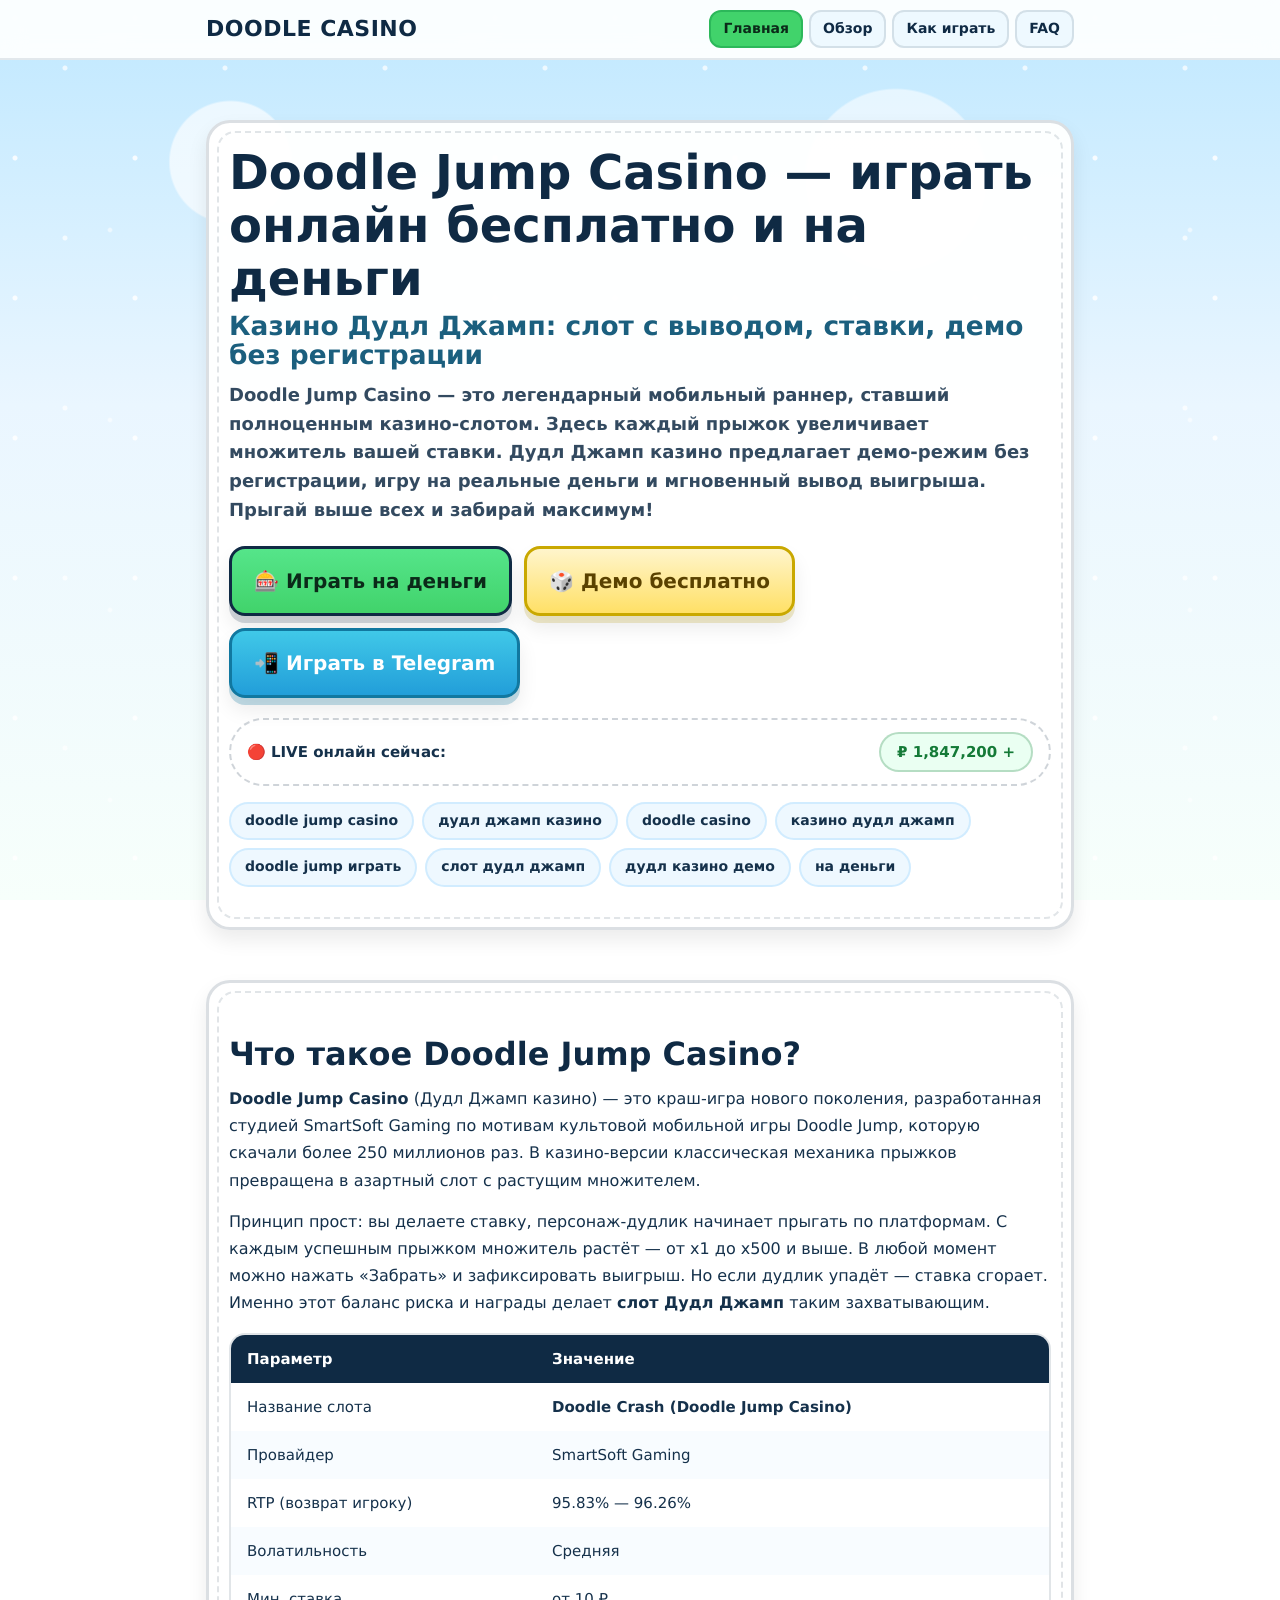
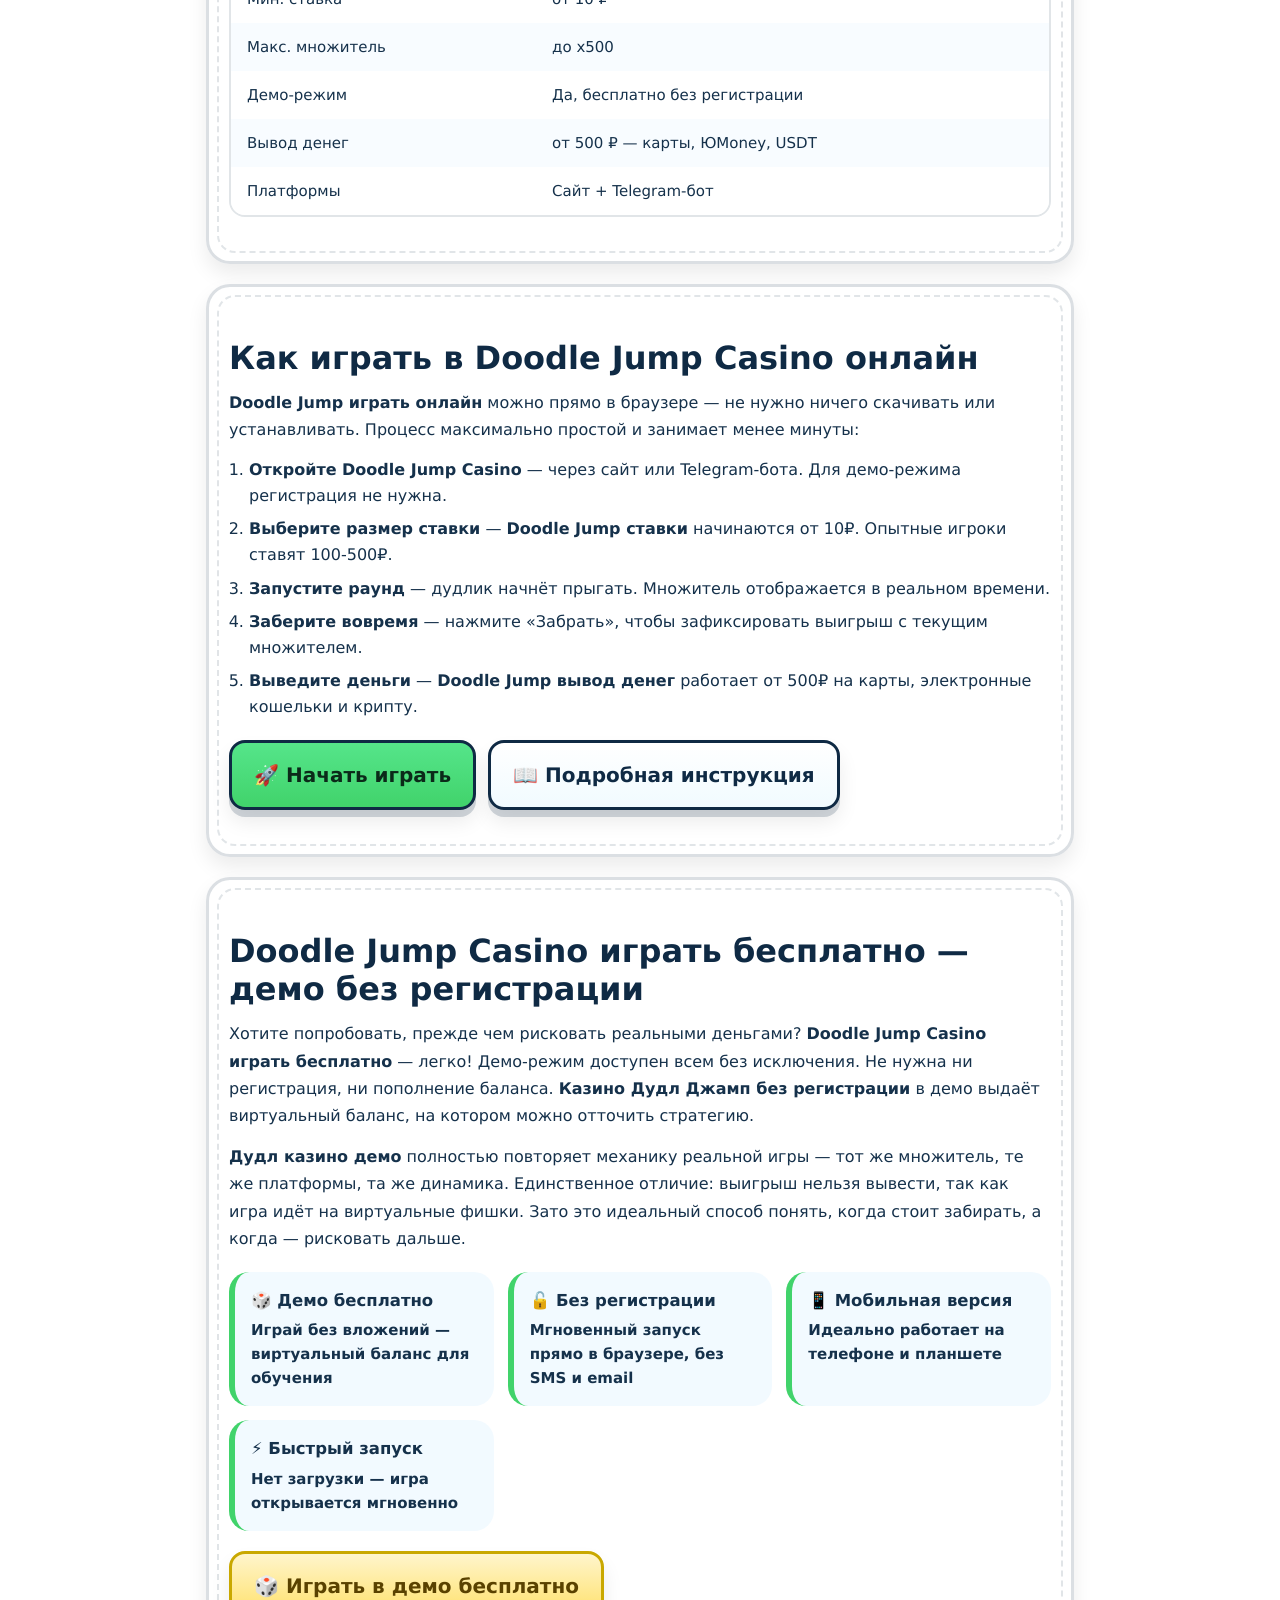
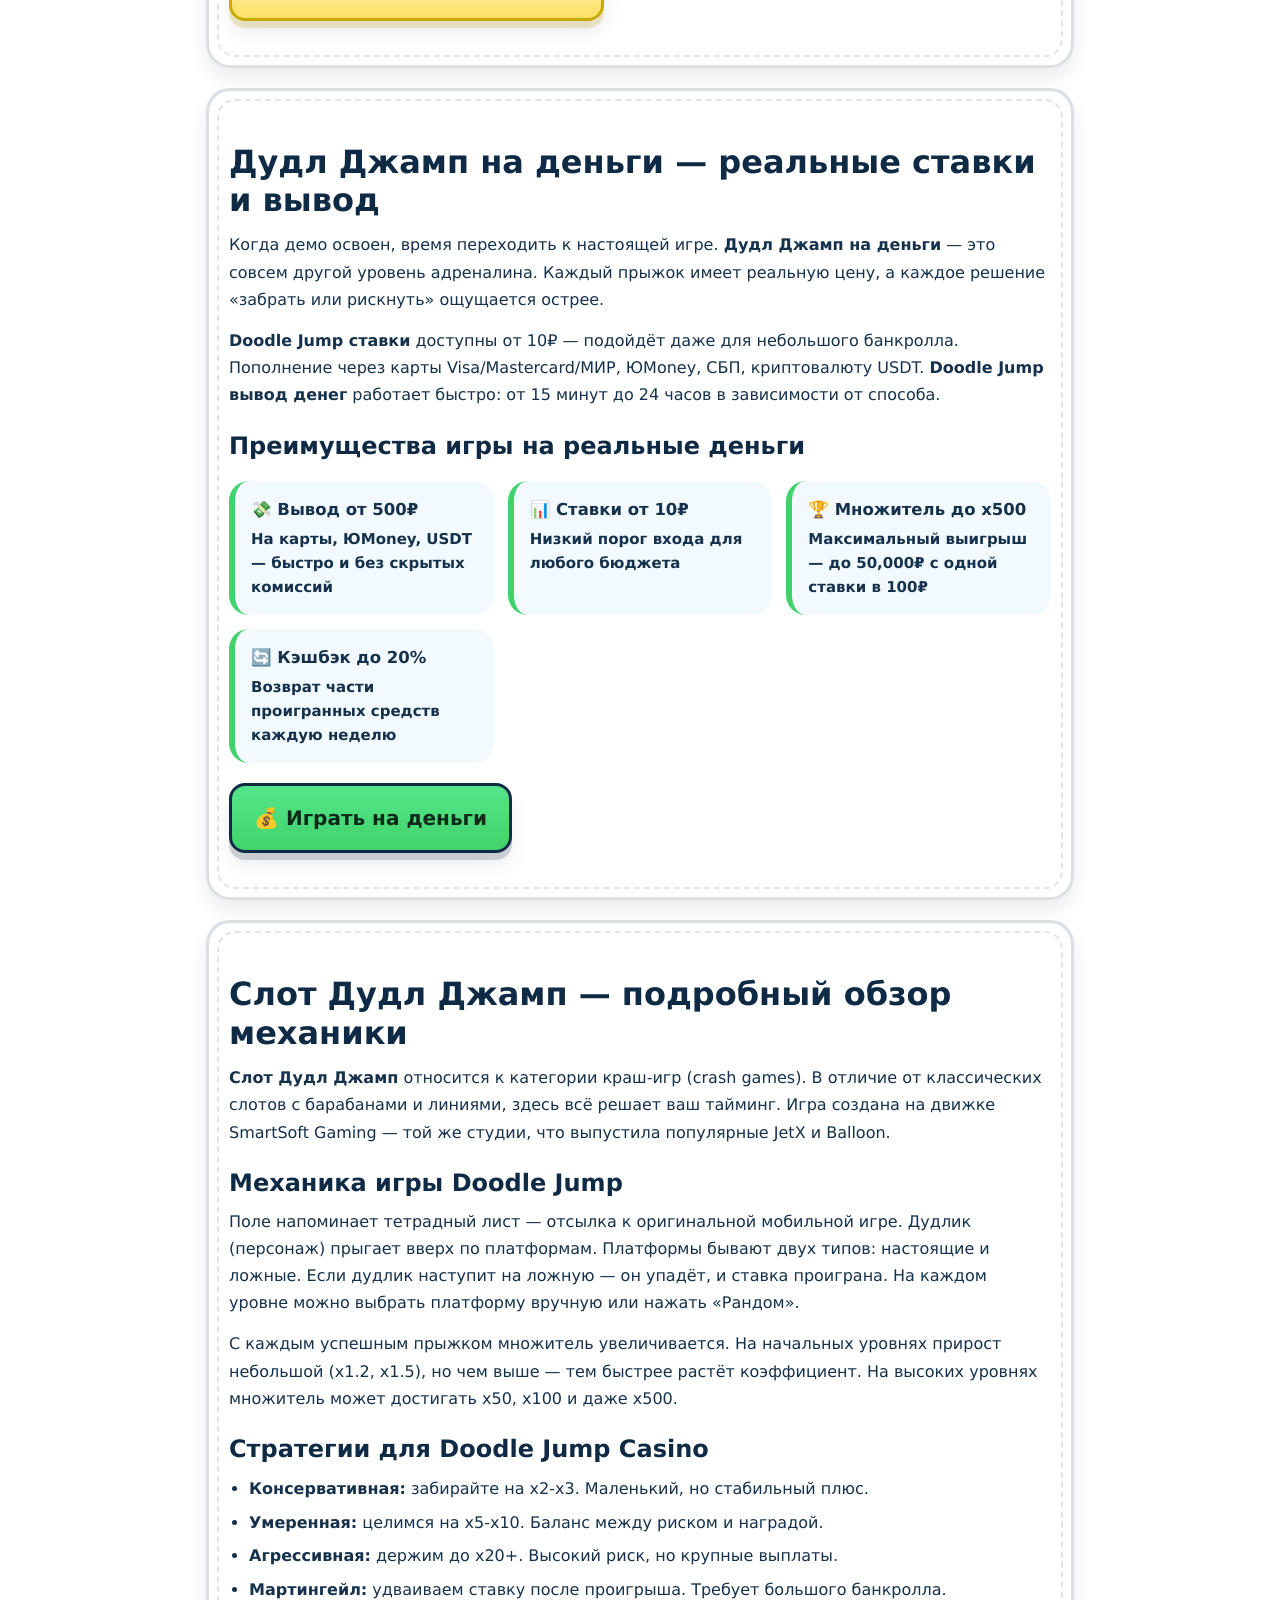
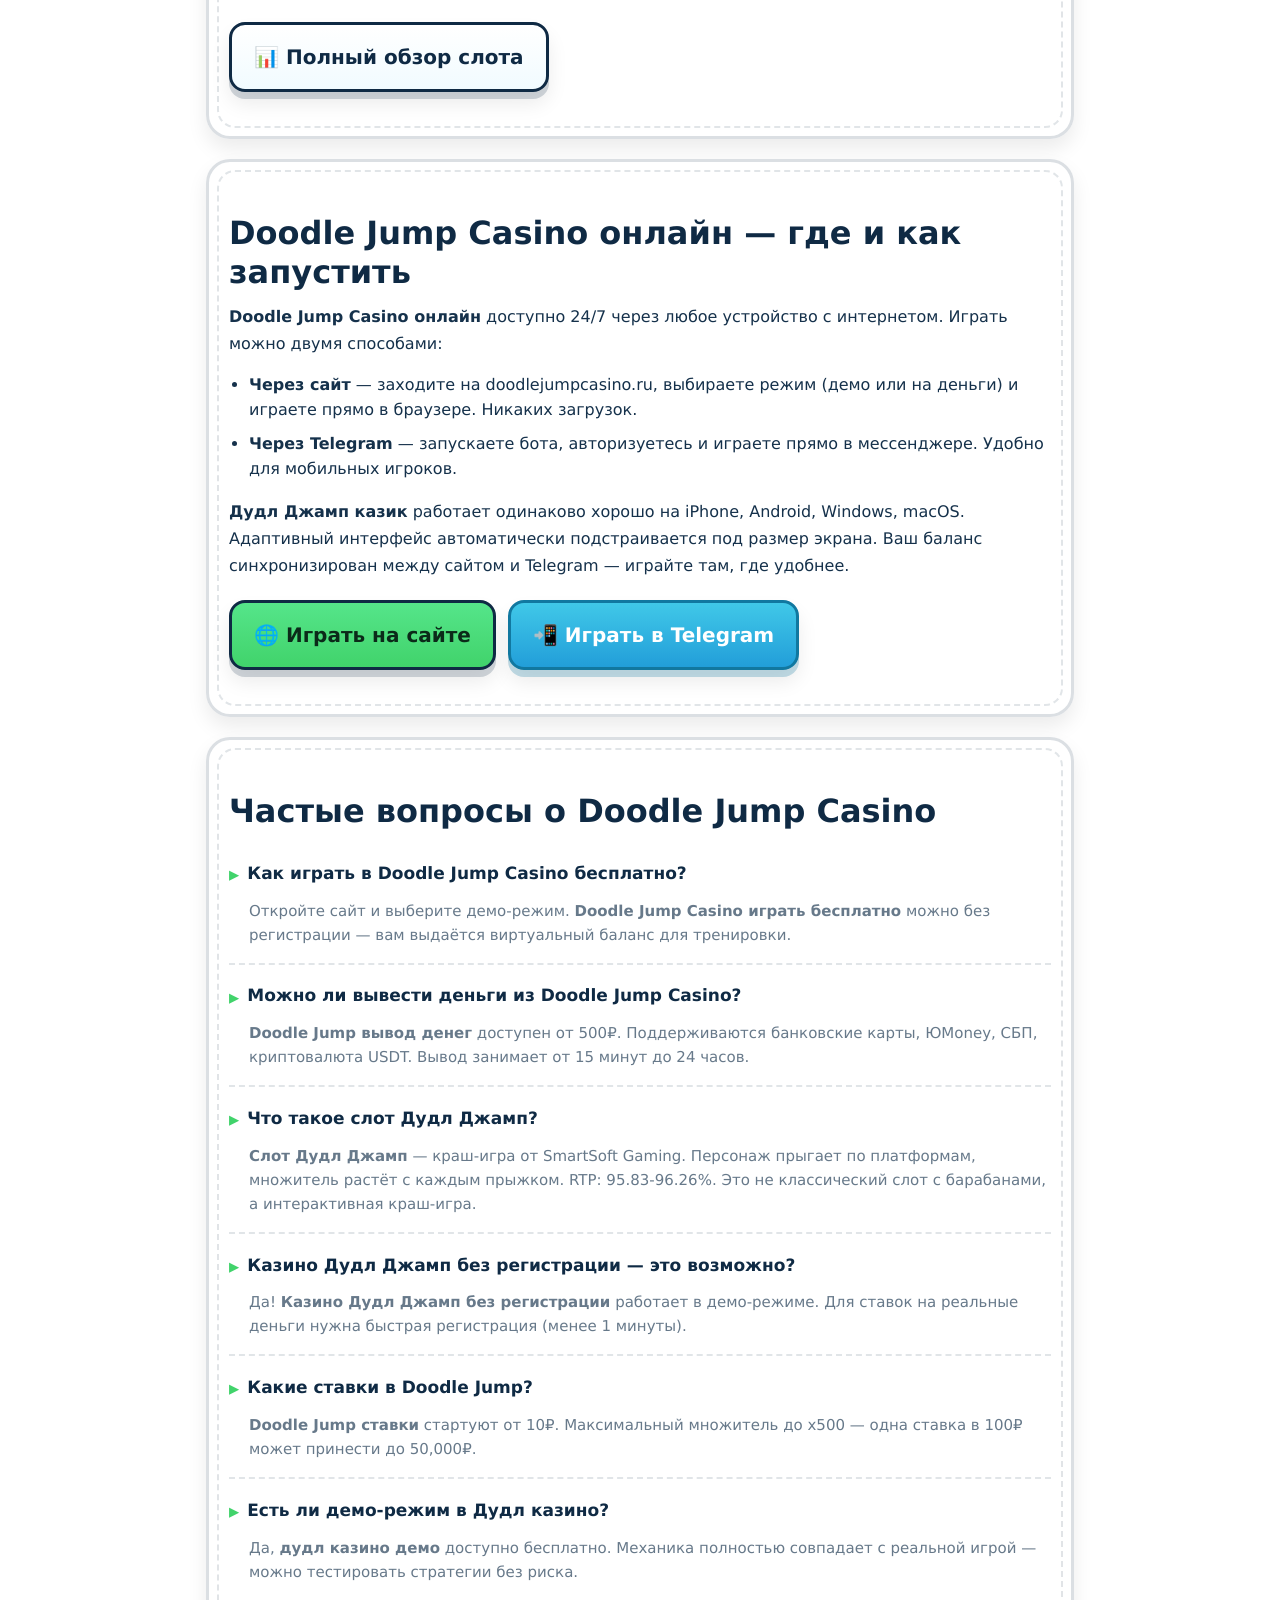
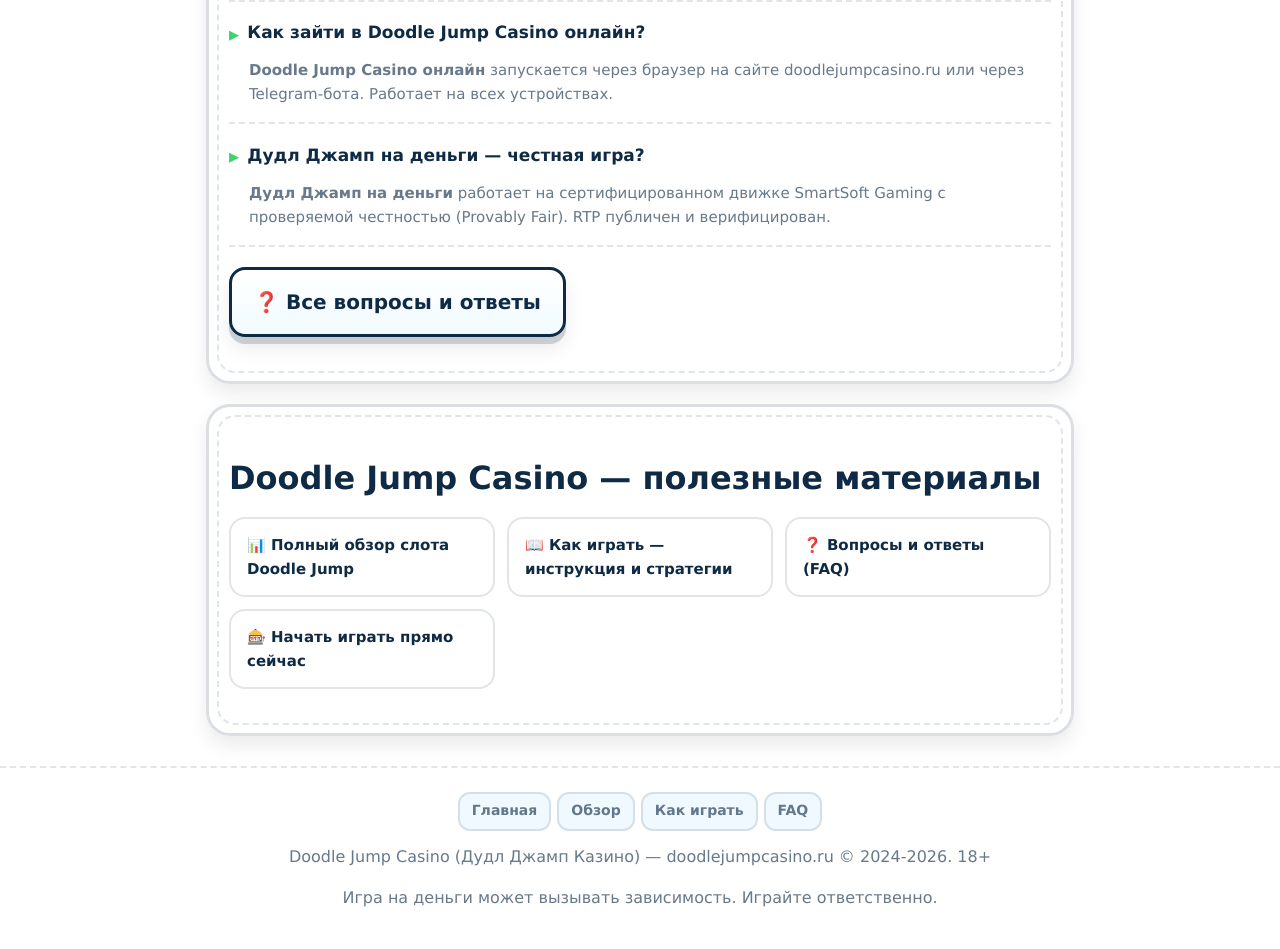
<file: index.html>
<!DOCTYPE html>
<html lang="ru">
<head>
  <meta charset="UTF-8">
  <meta name="viewport" content="width=device-width, initial-scale=1.0">

  <title>Doodle Jump Casino — играть онлайн бесплатно и на деньги | Казино Дудл Джамп</title>

  <meta name="description" content="Doodle Jump Casino — играй в легендарный слот Дудл Джамп онлайн бесплатно или на реальные деньги. Демо без регистрации, ставки от 10₽, быстрый вывод. Казино Дудл Джамп — прыгай выше, забирай больше!">

  <meta name="keywords" content="doodle jump casino, дудл джамп казино, doodle casino, казино дудл джамп, дудл джамп казик, doodle jump, doodle jump играть онлайн, дудл джамп на деньги, doodle jump casino играть бесплатно, казино дудл джамп без регистрации, doodle jump вывод денег, слот дудл джамп, doodle jump ставки, дудл казино демо, doodle jump casino онлайн">

  <meta name="robots" content="index,follow,max-snippet:-1,max-image-preview:large,max-video-preview:-1">
  <meta name="yandex" content="index,follow">

  <link rel="canonical" href="https://doodlejumpcasino.ru/">

  <link rel="icon" type="image/png" href="images/icon.png" sizes="32x32">
  <link rel="icon" type="image/png" href="images/icon.png" sizes="16x16">
  <link rel="apple-touch-icon" href="images/icon.png">

  <link rel="preconnect" href="https://mc.yandex.ru">

  <meta property="og:type" content="website">
  <meta property="og:site_name" content="Doodle Jump Casino">
  <meta property="og:url" content="https://doodlejumpcasino.ru/">
  <meta property="og:title" content="Doodle Jump Casino — играть онлайн бесплатно | Казино Дудл Джамп">
  <meta property="og:description" content="Играй в Doodle Jump Casino онлайн — демо слот бесплатно без регистрации. Ставки на реальные деньги, быстрый вывод. Дудл Джамп казино — прыгай и забирай выигрыш!">
  <meta property="og:image" content="https://doodlejumpcasino.ru/images/icon.png">
  <meta property="og:locale" content="ru_RU">

  <meta name="twitter:card" content="summary_large_image">
  <meta name="twitter:title" content="Doodle Jump Casino играть онлайн бесплатно — Дудл Джамп Казино">
  <meta name="twitter:description" content="Попробуй Doodle Jump Casino бесплатно — запуск через браузер без регистрации. Реальные ставки и вывод денег. Слот Дудл Джамп онлайн.">
  <meta name="twitter:image" content="https://doodlejumpcasino.ru/images/icon.png">

  <meta http-equiv="Content-Language" content="ru">
  <meta name="language" content="ru">
  <meta name="geo.region" content="RU">
  <meta name="author" content="Doodle Jump Casino">

  <!-- Schema.org JSON-LD -->
  <script type="application/ld+json">
  {
    "@context": "https://schema.org",
    "@type": "WebSite",
    "name": "Doodle Jump Casino",
    "alternateName": ["Дудл Джамп Казино", "Doodle Casino", "Казино Дудл Джамп"],
    "url": "https://doodlejumpcasino.ru/",
    "description": "Doodle Jump Casino — играй в слот Дудл Джамп онлайн бесплатно или на реальные деньги. Демо без регистрации, быстрый вывод.",
    "inLanguage": "ru",
    "potentialAction": {
      "@type": "SearchAction",
      "target": "https://doodlejumpcasino.ru/?q={search_term_string}",
      "query-input": "required name=search_term_string"
    }
  }
  </script>
  <script type="application/ld+json">
  {
    "@context": "https://schema.org",
    "@type": "SoftwareApplication",
    "name": "Doodle Jump Casino",
    "alternateName": "Дудл Джамп Казино",
    "applicationCategory": "GameApplication",
    "operatingSystem": "Web",
    "offers": {
      "@type": "Offer",
      "price": "0",
      "priceCurrency": "RUB",
      "description": "Играть бесплатно в демо-режиме"
    },
    "aggregateRating": {
      "@type": "AggregateRating",
      "ratingValue": "4.8",
      "ratingCount": "12460",
      "bestRating": "5",
      "worstRating": "1"
    }
  }
  </script>
  <script type="application/ld+json">
  {
    "@context": "https://schema.org",
    "@type": "FAQPage",
    "mainEntity": [
      {
        "@type": "Question",
        "name": "Как играть в Doodle Jump Casino бесплатно?",
        "acceptedAnswer": {
          "@type": "Answer",
          "text": "Откройте сайт doodlejumpcasino.ru и выберите демо-режим. Вам не нужна регистрация — играйте в Дудл Джамп казино бесплатно прямо в браузере с виртуальным балансом."
        }
      },
      {
        "@type": "Question",
        "name": "Можно ли вывести деньги из Doodle Jump Casino?",
        "acceptedAnswer": {
          "@type": "Answer",
          "text": "Да, Doodle Jump вывод денег доступен от 500₽. Поддерживаются карты, ЮMoney, крипта USDT. Средства поступают в течение 1-24 часов."
        }
      },
      {
        "@type": "Question",
        "name": "Что такое слот Дудл Джамп?",
        "acceptedAnswer": {
          "@type": "Answer",
          "text": "Слот Дудл Джамп — это краш-игра от SmartSoft Gaming по мотивам легендарной мобильной игры Doodle Jump. Персонаж прыгает по платформам, а множитель растёт с каждым прыжком. RTP: 95.83-96.26%."
        }
      },
      {
        "@type": "Question",
        "name": "Doodle Jump Casino без регистрации — это реально?",
        "acceptedAnswer": {
          "@type": "Answer",
          "text": "Да, казино Дудл Джамп без регистрации доступно в демо-режиме. Для игры на реальные деньги и вывода потребуется быстрая регистрация через email или Telegram."
        }
      },
      {
        "@type": "Question",
        "name": "Какие ставки доступны в Doodle Jump?",
        "acceptedAnswer": {
          "@type": "Answer",
          "text": "Doodle Jump ставки начинаются от 10₽. Максимальный множитель может достигать x500 от суммы ставки. Также доступен демо-режим с виртуальными фишками."
        }
      }
    ]
  }
  </script>
  <script type="application/ld+json">
  {
    "@context": "https://schema.org",
    "@type": "BreadcrumbList",
    "itemListElement": [
      {
        "@type": "ListItem",
        "position": 1,
        "name": "Главная",
        "item": "https://doodlejumpcasino.ru/"
      },
      {
        "@type": "ListItem",
        "position": 2,
        "name": "Играть онлайн",
        "item": "https://doodlejumpcasino.ru/play.html"
      },
      {
        "@type": "ListItem",
        "position": 3,
        "name": "Обзор слота",
        "item": "https://doodlejumpcasino.ru/obzor.html"
      },
      {
        "@type": "ListItem",
        "position": 4,
        "name": "FAQ",
        "item": "https://doodlejumpcasino.ru/faq.html"
      }
    ]
  }
  </script>

  <style>
    :root {
      --paper: #f7f3e8;
      --ink: #15314b;
      --muted: rgba(21, 49, 75, .65);
      --blue: #2aa6ff;
      --green: #41d36b;
      --red: #ff4d4d;
      --shadow: 0 10px 20px rgba(0, 0, 0, .08);
      --radius: 18px;
      --stroke: 3px;
      --uiFont: ui-rounded, "Comic Sans MS", "Comic Neue", system-ui, -apple-system, "Segoe UI", Roboto, Arial, sans-serif;
    }
    * { box-sizing: border-box; margin: 0; padding: 0; }
    html { scroll-behavior: smooth; }
    html, body {
      min-height: 100%;
      font-family: var(--uiFont);
      color: var(--ink);
      text-rendering: geometricPrecision;
      -webkit-font-smoothing: antialiased;
      line-height: 1.6;
    }
    button, input, select, textarea { font: inherit; }
    a { color: var(--blue); text-decoration: none; }
    a:hover { text-decoration: underline; }
    img { max-width: 100%; height: auto; }

    body {
      background:
        radial-gradient(circle at 15px 18px, rgba(255,255,255,.85) 0 2px, transparent 3px) 0 0/120px 140px,
        radial-gradient(circle at 65px 68px, rgba(255,255,255,.70) 0 2px, transparent 3px) 0 0/160px 170px,
        radial-gradient(circle at 110px 40px, rgba(255,255,255,.55) 0 1.5px, transparent 3px) 0 0/180px 190px,
        radial-gradient(circle at 18% 18%, rgba(255,255,255,.65) 0 60px, transparent 62px),
        radial-gradient(circle at 70% 20%, rgba(255,255,255,.55) 0 90px, transparent 92px),
        linear-gradient(180deg, #bfe8ff 0%, #eaf6ff 45%, #f7fffb 100%);
      background-attachment: fixed;
    }

    .container {
      max-width: 900px;
      margin: 0 auto;
      padding: 0 16px;
    }

    /* === HEADER / NAV === */
    .topbar {
      position: sticky;
      top: 0;
      z-index: 100;
      background: rgba(255,255,255,.92);
      backdrop-filter: blur(12px);
      border-bottom: 2px solid rgba(15,42,68,.1);
      padding: 10px 0;
    }
    .topbar .container {
      display: flex;
      align-items: center;
      justify-content: space-between;
      gap: 8px;
    }
    .brand {
      font-weight: 900;
      font-size: clamp(16px, 4vw, 22px);
      letter-spacing: .5px;
      text-transform: uppercase;
      color: #0f2a44;
      white-space: nowrap;
    }
    .brand a { color: inherit; text-decoration: none; }
    nav { display: flex; gap: 6px; flex-wrap: wrap; }
    nav a {
      padding: 6px 12px;
      border-radius: 12px;
      font-weight: 800;
      font-size: clamp(12px, 3vw, 14px);
      color: #0f2a44;
      background: rgba(230,245,255,.6);
      border: 2px solid rgba(15,42,68,.12);
      transition: all .2s;
      white-space: nowrap;
    }
    nav a:hover, nav a.active {
      background: var(--green);
      color: #0b2a19;
      text-decoration: none;
      border-color: #2cb85a;
    }

    /* === PANELS === */
    .panel {
      background: rgba(255,255,255,.96);
      border: var(--stroke) solid rgba(15,42,68,.15);
      box-shadow: var(--shadow);
      border-radius: 24px;
      padding: 24px 20px;
      margin-bottom: 20px;
      position: relative;
    }
    .panel::before {
      content: "";
      position: absolute;
      inset: 8px;
      border-radius: 18px;
      border: 2px dashed rgba(15,42,68,.12);
      pointer-events: none;
    }

    /* === HERO === */
    .hero-section { padding: 60px 0 30px; }
    h1 {
      font-size: clamp(28px, 7vw, 48px);
      font-weight: 900;
      color: #0f2a44;
      line-height: 1.1;
      margin-bottom: 12px;
    }
    h1 small {
      display: block;
      font-size: 0.55em;
      color: #1b5f7e;
      margin-top: 6px;
      font-weight: 800;
    }
    .hero-desc {
      font-size: clamp(15px, 4vw, 18px);
      color: rgba(15,42,68,.85);
      font-weight: 600;
      line-height: 1.6;
      margin-bottom: 20px;
    }

    /* === BUTTONS === */
    .btnrow {
      display: flex;
      gap: 12px;
      flex-wrap: wrap;
      margin: 20px 0;
    }
    .btn {
      display: inline-flex;
      align-items: center;
      justify-content: center;
      gap: 8px;
      padding: 16px 22px;
      border-radius: 16px;
      border: var(--stroke) solid #0f2a44;
      background: linear-gradient(180deg, #fff, #f1fbff);
      box-shadow: 0 7px 0 rgba(15,42,68,.18), 0 12px 20px rgba(0,0,0,.08);
      color: #0f2a44;
      text-decoration: none;
      font-weight: 900;
      font-size: clamp(16px, 4.5vw, 20px);
      min-width: 160px;
      cursor: pointer;
      transition: transform .15s, box-shadow .15s;
    }
    .btn:hover { transform: translateY(-2px); box-shadow: 0 9px 0 rgba(15,42,68,.2), 0 16px 24px rgba(0,0,0,.1); text-decoration: none; }
    .btn:active { transform: translateY(2px); box-shadow: 0 3px 0 rgba(15,42,68,.18); }
    .btn.primary { background: linear-gradient(180deg, #55e58a, #41d36b); color: #0b2a19; }
    .btn.tg { background: linear-gradient(180deg, #40c8e8, #229ed9); color: #fff; border-color: #1178a0; box-shadow: 0 7px 0 rgba(17,120,160,.25), 0 12px 20px rgba(0,0,0,.08); }
    .btn.demo { background: linear-gradient(180deg, #fff5cc, #ffe066); color: #5a4200; border-color: #c9a800; box-shadow: 0 7px 0 rgba(180,150,0,.2), 0 12px 20px rgba(0,0,0,.08); }

    @media (max-width: 500px) {
      .btnrow { flex-direction: column; }
      .btn { width: 100%; min-width: auto; }
    }

    /* === STAT LIVE === */
    .stat-bar {
      display: flex;
      justify-content: space-between;
      align-items: center;
      padding: 12px 16px;
      border-radius: 40px;
      border: 2px dashed rgba(15,42,68,.2);
      background: #fff;
      font-weight: 900;
      font-size: clamp(13px, 3.5vw, 15px);
      gap: 8px;
      margin: 16px 0;
    }
    .badge-green {
      background: #eafff2;
      color: #147a37;
      padding: 6px 16px;
      border-radius: 30px;
      font-weight: 900;
      border: 2px solid rgba(20,122,55,.25);
      white-space: nowrap;
    }

    /* === HEADINGS === */
    h2 {
      font-size: clamp(22px, 5.5vw, 32px);
      color: #0f2a44;
      font-weight: 900;
      margin: 28px 0 12px;
      line-height: 1.2;
    }
    h3 {
      font-size: clamp(18px, 4.5vw, 24px);
      color: #0f2a44;
      font-weight: 900;
      margin: 22px 0 10px;
      line-height: 1.25;
    }
    p { margin-bottom: 14px; font-size: clamp(14px, 3.8vw, 16px); line-height: 1.7; }
    ul, ol { margin: 12px 0 16px 20px; }
    li { margin-bottom: 8px; font-size: clamp(14px, 3.8vw, 16px); line-height: 1.6; }

    /* === FEATURE GRID === */
    .feature-grid {
      display: grid;
      grid-template-columns: repeat(auto-fit, minmax(220px, 1fr));
      gap: 14px;
      margin: 20px 0;
    }
    .feature-card {
      background: rgba(230,245,255,.5);
      padding: 16px;
      border-radius: 20px;
      border-left: 6px solid var(--green);
      font-weight: 700;
      font-size: clamp(14px, 3.5vw, 15px);
    }
    .feature-card strong { display: block; font-size: 1.1em; margin-bottom: 4px; }

    /* === INFO TABLE === */
    .info-table {
      width: 100%;
      border-collapse: separate;
      border-spacing: 0;
      border-radius: 16px;
      overflow: hidden;
      margin: 16px 0 20px;
      border: 2px solid rgba(15,42,68,.12);
    }
    .info-table th, .info-table td {
      padding: 12px 16px;
      text-align: left;
      font-size: clamp(13px, 3.5vw, 15px);
    }
    .info-table th {
      background: #0f2a44;
      color: #fff;
      font-weight: 800;
    }
    .info-table tr:nth-child(even) td { background: rgba(230,245,255,.3); }
    .info-table tr:nth-child(odd) td { background: #fff; }

    /* === FAQ === */
    .faq-item {
      border-bottom: 2px dashed rgba(15,42,68,.12);
      padding: 16px 0;
    }
    .faq-item:last-child { border-bottom: none; }
    .faq-q {
      font-weight: 900;
      font-size: clamp(15px, 4vw, 17px);
      color: #0f2a44;
      cursor: pointer;
      display: flex;
      align-items: center;
      gap: 8px;
    }
    .faq-q::before { content: "▸ "; color: var(--green); font-size: 1.2em; }
    .faq-a {
      margin-top: 8px;
      padding-left: 20px;
      color: var(--muted);
      font-size: clamp(14px, 3.5vw, 15px);
    }

    /* === KEYWORD CLOUD === */
    .keyword-cloud {
      display: flex;
      flex-wrap: wrap;
      gap: 8px;
      margin: 16px 0;
    }
    .keyword-cloud span {
      padding: 6px 14px;
      background: rgba(42,166,255,.08);
      border: 2px solid rgba(42,166,255,.15);
      border-radius: 30px;
      font-weight: 700;
      font-size: clamp(12px, 3vw, 14px);
      color: #15314b;
    }

    /* === INTERNAL LINKS BLOCK === */
    .internal-links {
      display: grid;
      grid-template-columns: repeat(auto-fit, minmax(200px, 1fr));
      gap: 12px;
      margin: 20px 0;
    }
    .internal-links a {
      padding: 14px 16px;
      background: rgba(255,255,255,.9);
      border: 2px solid rgba(15,42,68,.12);
      border-radius: 16px;
      font-weight: 800;
      font-size: clamp(13px, 3.5vw, 15px);
      color: #0f2a44;
      transition: all .2s;
      display: flex;
      align-items: center;
      gap: 8px;
    }
    .internal-links a:hover { background: var(--green); color: #0b2a19; text-decoration: none; border-color: #2cb85a; }

    /* === FOOTER === */
    footer {
      margin-top: 30px;
      padding: 24px 0;
      border-top: 2px dashed rgba(15,42,68,.12);
      text-align: center;
      font-size: 13px;
      color: var(--muted);
    }
    footer a { color: var(--muted); }
    footer nav { justify-content: center; margin-bottom: 12px; }

    /* === RESPONSIVE === */
    @media (max-width: 400px) {
      .panel { padding: 16px 14px; }
      nav a { padding: 5px 8px; font-size: 12px; }
    }
  </style>

  <!-- Yandex.Metrika counter -->
  <script type="text/javascript">
      (function(m,e,t,r,i,k,a){
          m[i]=m[i]||function(){(m[i].a=m[i].a||[]).push(arguments)};
          m[i].l=1*new Date();
          for (var j = 0; j < document.scripts.length; j++) {if (document.scripts[j].src === r) { return; }}
          k=e.createElement(t),a=e.getElementsByTagName(t)[0],k.async=1,k.src=r,a.parentNode.insertBefore(k,a)
      })(window, document,'script','https://mc.yandex.ru/metrika/tag.js?id=108351304', 'ym');

      ym(108351304, 'init', {ssr:true, webvisor:true, clickmap:true, ecommerce:"dataLayer", referrer: document.referrer, url: location.href, accurateTrackBounce:true, trackLinks:true});
  </script>
  <noscript><div><img src="https://mc.yandex.ru/watch/108351304" style="position:absolute; left:-9999px;" alt="" /></div></noscript>
  <!-- /Yandex.Metrika counter -->

</head>
<body>

  <!-- HEADER + NAV -->
  <header class="topbar" role="banner">
    <div class="container">
      <div class="brand"><a href="/" title="Doodle Jump Casino — главная">Doodle Casino</a></div>
      <nav aria-label="Основная навигация">
        <a href="/" class="active">Главная</a>
        <a href="obzor.html">Обзор</a>
        <a href="kak-igrat.html">Как играть</a>
        <a href="faq.html">FAQ</a>
      </nav>
    </div>
  </header>

  <main>
    <!-- ===== HERO ===== -->
    <section class="hero-section">
      <div class="container">
        <div class="panel">
          <h1>Doodle Jump Casino — играть онлайн бесплатно и на деньги
            <small>Казино Дудл Джамп: слот с выводом, ставки, демо без регистрации</small>
          </h1>

          <p class="hero-desc">
            <strong>Doodle Jump Casino</strong> — это легендарный мобильный раннер, ставший полноценным казино-слотом.
            Здесь каждый прыжок увеличивает множитель вашей ставки. <strong>Дудл Джамп казино</strong> предлагает
            демо-режим без регистрации, <strong>игру на реальные деньги</strong> и мгновенный вывод выигрыша.
            Прыгай выше всех и забирай максимум!
          </p>

          <div class="btnrow">
            <a href="https://52896.call2me.pro/ru/registration?partner=p52896p3328856p2503" class="btn primary" rel="nofollow" target="_blank">🎰 Играть на деньги</a>
            <a href="https://52896.call2me.pro/ru/registration?partner=p52896p3328856p2503" class="btn demo" rel="nofollow" target="_blank">🎲 Демо бесплатно</a>
            <a href="https://52896.call2me.pro/ru/registration?partner=p52896p3328856p2503" class="btn tg" rel="nofollow" target="_blank">📲 Играть в Telegram</a>
          </div>

          <div class="stat-bar">
            <span>🔴 LIVE онлайн сейчас:</span>
            <span class="badge-green">₽ <span id="liveBalance">1,847,200</span> +</span>
          </div>

          <!-- Keyword cloud для SEO -->
          <div class="keyword-cloud">
            <span>doodle jump casino</span>
            <span>дудл джамп казино</span>
            <span>doodle casino</span>
            <span>казино дудл джамп</span>
            <span>doodle jump играть</span>
            <span>слот дудл джамп</span>
            <span>дудл казино демо</span>
            <span>на деньги</span>
          </div>
        </div>
      </div>
    </section>

    <!-- ===== ЧТО ТАКОЕ DOODLE JUMP CASINO ===== -->
    <section>
      <div class="container">
        <div class="panel">
          <h2>Что такое Doodle Jump Casino?</h2>
          <p>
            <strong>Doodle Jump Casino</strong> (Дудл Джамп казино) — это краш-игра нового поколения, разработанная
            студией SmartSoft Gaming по мотивам культовой мобильной игры Doodle Jump, которую скачали более 250 миллионов раз.
            В казино-версии классическая механика прыжков превращена в азартный слот с растущим множителем.
          </p>
          <p>
            Принцип прост: вы делаете ставку, персонаж-дудлик начинает прыгать по платформам. С каждым успешным прыжком
            множитель растёт — от x1 до x500 и выше. В любой момент можно нажать «Забрать» и зафиксировать выигрыш.
            Но если дудлик упадёт — ставка сгорает. Именно этот баланс риска и награды делает <strong>слот Дудл Джамп</strong>
            таким захватывающим.
          </p>

          <table class="info-table">
            <thead>
              <tr><th>Параметр</th><th>Значение</th></tr>
            </thead>
            <tbody>
              <tr><td>Название слота</td><td><strong>Doodle Crash (Doodle Jump Casino)</strong></td></tr>
              <tr><td>Провайдер</td><td>SmartSoft Gaming</td></tr>
              <tr><td>RTP (возврат игроку)</td><td>95.83% — 96.26%</td></tr>
              <tr><td>Волатильность</td><td>Средняя</td></tr>
              <tr><td>Мин. ставка</td><td>от 10 ₽</td></tr>
              <tr><td>Макс. множитель</td><td>до x500</td></tr>
              <tr><td>Демо-режим</td><td>Да, бесплатно без регистрации</td></tr>
              <tr><td>Вывод денег</td><td>от 500 ₽ — карты, ЮMoney, USDT</td></tr>
              <tr><td>Платформы</td><td>Сайт + Telegram-бот</td></tr>
            </tbody>
          </table>
        </div>
      </div>
    </section>

    <!-- ===== КАК ИГРАТЬ В DOODLE JUMP CASINO ===== -->
    <section>
      <div class="container">
        <div class="panel">
          <h2>Как играть в Doodle Jump Casino онлайн</h2>
          <p>
            <strong>Doodle Jump играть онлайн</strong> можно прямо в браузере — не нужно ничего скачивать или устанавливать.
            Процесс максимально простой и занимает менее минуты:
          </p>
          <ol>
            <li><strong>Откройте Doodle Jump Casino</strong> — через сайт или Telegram-бота. Для демо-режима регистрация не нужна.</li>
            <li><strong>Выберите размер ставки</strong> — <strong>Doodle Jump ставки</strong> начинаются от 10₽. Опытные игроки ставят 100-500₽.</li>
            <li><strong>Запустите раунд</strong> — дудлик начнёт прыгать. Множитель отображается в реальном времени.</li>
            <li><strong>Заберите вовремя</strong> — нажмите «Забрать», чтобы зафиксировать выигрыш с текущим множителем.</li>
            <li><strong>Выведите деньги</strong> — <strong>Doodle Jump вывод денег</strong> работает от 500₽ на карты, электронные кошельки и крипту.</li>
          </ol>

          <div class="btnrow">
            <a href="https://52896.call2me.pro/ru/registration?partner=p52896p3328856p2503" class="btn primary" rel="nofollow" target="_blank">🚀 Начать играть</a>
            <a href="kak-igrat.html" class="btn">📖 Подробная инструкция</a>
          </div>
        </div>
      </div>
    </section>

    <!-- ===== DOODLE JUMP CASINO ИГРАТЬ БЕСПЛАТНО ===== -->
    <section>
      <div class="container">
        <div class="panel">
          <h2>Doodle Jump Casino играть бесплатно — демо без регистрации</h2>
          <p>
            Хотите попробовать, прежде чем рисковать реальными деньгами? <strong>Doodle Jump Casino играть бесплатно</strong> —
            легко! Демо-режим доступен всем без исключения. Не нужна ни регистрация, ни пополнение баланса.
            <strong>Казино Дудл Джамп без регистрации</strong> в демо выдаёт виртуальный баланс, на котором можно
            отточить стратегию.
          </p>
          <p>
            <strong>Дудл казино демо</strong> полностью повторяет механику реальной игры — тот же множитель, те же платформы,
            та же динамика. Единственное отличие: выигрыш нельзя вывести, так как игра идёт на виртуальные фишки.
            Зато это идеальный способ понять, когда стоит забирать, а когда — рисковать дальше.
          </p>

          <div class="feature-grid">
            <div class="feature-card">
              <strong>🎲 Демо бесплатно</strong>
              Играй без вложений — виртуальный баланс для обучения
            </div>
            <div class="feature-card">
              <strong>🔓 Без регистрации</strong>
              Мгновенный запуск прямо в браузере, без SMS и email
            </div>
            <div class="feature-card">
              <strong>📱 Мобильная версия</strong>
              Идеально работает на телефоне и планшете
            </div>
            <div class="feature-card">
              <strong>⚡ Быстрый запуск</strong>
              Нет загрузки — игра открывается мгновенно
            </div>
          </div>

          <div class="btnrow">
            <a href="https://52896.call2me.pro/ru/registration?partner=p52896p3328856p2503" class="btn demo" rel="nofollow" target="_blank">🎲 Играть в демо бесплатно</a>
          </div>
        </div>
      </div>
    </section>

    <!-- ===== ДУДЛ ДЖАМП НА ДЕНЬГИ ===== -->
    <section>
      <div class="container">
        <div class="panel">
          <h2>Дудл Джамп на деньги — реальные ставки и вывод</h2>
          <p>
            Когда демо освоен, время переходить к настоящей игре. <strong>Дудл Джамп на деньги</strong> — это совсем другой
            уровень адреналина. Каждый прыжок имеет реальную цену, а каждое решение «забрать или рискнуть» ощущается острее.
          </p>
          <p>
            <strong>Doodle Jump ставки</strong> доступны от 10₽ — подойдёт даже для небольшого банкролла. Пополнение через карты
            Visa/Mastercard/МИР, ЮMoney, СБП, криптовалюту USDT. <strong>Doodle Jump вывод денег</strong> работает быстро:
            от 15 минут до 24 часов в зависимости от способа.
          </p>

          <h3>Преимущества игры на реальные деньги</h3>
          <div class="feature-grid">
            <div class="feature-card">
              <strong>💸 Вывод от 500₽</strong>
              На карты, ЮMoney, USDT — быстро и без скрытых комиссий
            </div>
            <div class="feature-card">
              <strong>📊 Ставки от 10₽</strong>
              Низкий порог входа для любого бюджета
            </div>
            <div class="feature-card">
              <strong>🏆 Множитель до x500</strong>
              Максимальный выигрыш — до 50,000₽ с одной ставки в 100₽
            </div>
            <div class="feature-card">
              <strong>🔄 Кэшбэк до 20%</strong>
              Возврат части проигранных средств каждую неделю
            </div>
          </div>

          <div class="btnrow">
            <a href="https://52896.call2me.pro/ru/registration?partner=p52896p3328856p2503" class="btn primary" rel="nofollow" target="_blank">💰 Играть на деньги</a>
          </div>
        </div>
      </div>
    </section>

    <!-- ===== СЛОТ ДУДЛ ДЖАМП — ПОДРОБНЫЙ ОБЗОР ===== -->
    <section>
      <div class="container">
        <div class="panel">
          <h2>Слот Дудл Джамп — подробный обзор механики</h2>
          <p>
            <strong>Слот Дудл Джамп</strong> относится к категории краш-игр (crash games). В отличие от классических слотов с
            барабанами и линиями, здесь всё решает ваш тайминг. Игра создана на движке SmartSoft Gaming — той же студии,
            что выпустила популярные JetX и Balloon.
          </p>

          <h3>Механика игры Doodle Jump</h3>
          <p>
            Поле напоминает тетрадный лист — отсылка к оригинальной мобильной игре. Дудлик (персонаж) прыгает вверх по
            платформам. Платформы бывают двух типов: настоящие и ложные. Если дудлик наступит на ложную — он упадёт, и ставка
            проиграна. На каждом уровне можно выбрать платформу вручную или нажать «Рандом».
          </p>
          <p>
            С каждым успешным прыжком множитель увеличивается. На начальных уровнях прирост небольшой (x1.2, x1.5), но чем
            выше — тем быстрее растёт коэффициент. На высоких уровнях множитель может достигать x50, x100 и даже x500.
          </p>

          <h3>Стратегии для Doodle Jump Casino</h3>
          <ul>
            <li><strong>Консервативная:</strong> забирайте на x2-x3. Маленький, но стабильный плюс.</li>
            <li><strong>Умеренная:</strong> целимся на x5-x10. Баланс между риском и наградой.</li>
            <li><strong>Агрессивная:</strong> держим до x20+. Высокий риск, но крупные выплаты.</li>
            <li><strong>Мартингейл:</strong> удваиваем ставку после проигрыша. Требует большого банкролла.</li>
          </ul>

          <div class="btnrow">
            <a href="obzor.html" class="btn">📊 Полный обзор слота</a>
          </div>
        </div>
      </div>
    </section>

    <!-- ===== DOODLE JUMP CASINO ОНЛАЙН ===== -->
    <section>
      <div class="container">
        <div class="panel">
          <h2>Doodle Jump Casino онлайн — где и как запустить</h2>
          <p>
            <strong>Doodle Jump Casino онлайн</strong> доступно 24/7 через любое устройство с интернетом.
            Играть можно двумя способами:
          </p>
          <ul>
            <li><strong>Через сайт</strong> — заходите на doodlejumpcasino.ru, выбираете режим (демо или на деньги) и играете прямо в браузере. Никаких загрузок.</li>
            <li><strong>Через Telegram</strong> — запускаете бота, авторизуетесь и играете прямо в мессенджере. Удобно для мобильных игроков.</li>
          </ul>
          <p>
            <strong>Дудл Джамп казик</strong> работает одинаково хорошо на iPhone, Android, Windows, macOS.
            Адаптивный интерфейс автоматически подстраивается под размер экрана. Ваш баланс синхронизирован
            между сайтом и Telegram — играйте там, где удобнее.
          </p>

          <div class="btnrow">
            <a href="https://52896.call2me.pro/ru/registration?partner=p52896p3328856p2503" class="btn primary" rel="nofollow" target="_blank">🌐 Играть на сайте</a>
            <a href="https://52896.call2me.pro/ru/registration?partner=p52896p3328856p2503" class="btn tg" rel="nofollow" target="_blank">📲 Играть в Telegram</a>
          </div>
        </div>
      </div>
    </section>

    <!-- ===== FAQ ===== -->
    <section>
      <div class="container">
        <div class="panel">
          <h2>Частые вопросы о Doodle Jump Casino</h2>

          <div class="faq-item">
            <div class="faq-q">Как играть в Doodle Jump Casino бесплатно?</div>
            <div class="faq-a">Откройте сайт и выберите демо-режим. <strong>Doodle Jump Casino играть бесплатно</strong> можно без регистрации — вам выдаётся виртуальный баланс для тренировки.</div>
          </div>

          <div class="faq-item">
            <div class="faq-q">Можно ли вывести деньги из Doodle Jump Casino?</div>
            <div class="faq-a"><strong>Doodle Jump вывод денег</strong> доступен от 500₽. Поддерживаются банковские карты, ЮMoney, СБП, криптовалюта USDT. Вывод занимает от 15 минут до 24 часов.</div>
          </div>

          <div class="faq-item">
            <div class="faq-q">Что такое слот Дудл Джамп?</div>
            <div class="faq-a"><strong>Слот Дудл Джамп</strong> — краш-игра от SmartSoft Gaming. Персонаж прыгает по платформам, множитель растёт с каждым прыжком. RTP: 95.83-96.26%. Это не классический слот с барабанами, а интерактивная краш-игра.</div>
          </div>

          <div class="faq-item">
            <div class="faq-q">Казино Дудл Джамп без регистрации — это возможно?</div>
            <div class="faq-a">Да! <strong>Казино Дудл Джамп без регистрации</strong> работает в демо-режиме. Для ставок на реальные деньги нужна быстрая регистрация (менее 1 минуты).</div>
          </div>

          <div class="faq-item">
            <div class="faq-q">Какие ставки в Doodle Jump?</div>
            <div class="faq-a"><strong>Doodle Jump ставки</strong> стартуют от 10₽. Максимальный множитель до x500 — одна ставка в 100₽ может принести до 50,000₽.</div>
          </div>

          <div class="faq-item">
            <div class="faq-q">Есть ли демо-режим в Дудл казино?</div>
            <div class="faq-a">Да, <strong>дудл казино демо</strong> доступно бесплатно. Механика полностью совпадает с реальной игрой — можно тестировать стратегии без риска.</div>
          </div>

          <div class="faq-item">
            <div class="faq-q">Как зайти в Doodle Jump Casino онлайн?</div>
            <div class="faq-a"><strong>Doodle Jump Casino онлайн</strong> запускается через браузер на сайте doodlejumpcasino.ru или через Telegram-бота. Работает на всех устройствах.</div>
          </div>

          <div class="faq-item">
            <div class="faq-q">Дудл Джамп на деньги — честная игра?</div>
            <div class="faq-a"><strong>Дудл Джамп на деньги</strong> работает на сертифицированном движке SmartSoft Gaming с проверяемой честностью (Provably Fair). RTP публичен и верифицирован.</div>
          </div>

          <div class="btnrow">
            <a href="faq.html" class="btn">❓ Все вопросы и ответы</a>
          </div>
        </div>
      </div>
    </section>

    <!-- ===== ПЕРЕЛИНКОВКА ===== -->
    <section>
      <div class="container">
        <div class="panel">
          <h2>Doodle Jump Casino — полезные материалы</h2>
          <div class="internal-links">
            <a href="obzor.html">📊 Полный обзор слота Doodle Jump</a>
            <a href="kak-igrat.html">📖 Как играть — инструкция и стратегии</a>
            <a href="faq.html">❓ Вопросы и ответы (FAQ)</a>
            <a href="https://52896.call2me.pro/ru/registration?partner=p52896p3328856p2503" rel="nofollow" target="_blank">🎰 Начать играть прямо сейчас</a>
          </div>
        </div>
      </div>
    </section>
  </main>

  <!-- === FOOTER === -->
  <footer>
    <div class="container">
      <nav aria-label="Подвал">
        <a href="/">Главная</a>
        <a href="obzor.html">Обзор</a>
        <a href="kak-igrat.html">Как играть</a>
        <a href="faq.html">FAQ</a>
      </nav>
      <p>Doodle Jump Casino (Дудл Джамп Казино) — doodlejumpcasino.ru &copy; 2024-2026. 18+</p>
      <p>Игра на деньги может вызывать зависимость. Играйте ответственно.</p>
    </div>
  </footer>

  <!-- Живой баланс анимация -->
  <script>
    (function(){
      var el = document.getElementById('liveBalance');
      if (!el) return;
      var base = 1847200;
      setInterval(function(){
        base += Math.floor(Math.random() * 1500) + 200;
        el.textContent = base.toLocaleString('ru-RU');
      }, 3000);
    })();
  </script>

<script data-pplx-inline-edit>
(function(){
  if(window===window.top)return;
  function inlineAll(orig,clone){
    if(orig.nodeType!==1)return;
    try{
      var cs=getComputedStyle(orig);
      var t='';
      for(var i=0;i<cs.length;i++){t+=cs[i]+':'+cs.getPropertyValue(cs[i])+';';}
      clone.style.cssText=t;
    }catch(e){}
    var oc=orig.children,cc=clone.children;
    for(var j=0;j<oc.length&&j<cc.length;j++){inlineAll(oc[j],cc[j]);}
  }
  function stripExternal(clone){
    var imgs=clone.querySelectorAll('img');
    for(var i=0;i<imgs.length;i++){
      var s=imgs[i].getAttribute('src');
      if(s&&!s.startsWith('data:'))imgs[i].removeAttribute('src');
    }
    var all=clone.querySelectorAll('*');
    for(var i=0;i<all.length;i++){
      var st=all[i].style.cssText;
      if(st&&st.indexOf('url(')>=0){
        all[i].style.cssText=st.replace(/url\(["']?(?!data:)[^)"']*["']?\)/gi,'none');
      }
    }
  }
  window.addEventListener('message',function(e){
    if(!e.data||e.data.type!=='INLINE_EDIT_CAPTURE_REQUEST')return;
    var scrollX=window.scrollX||window.pageXOffset||0;
    var scrollY=window.scrollY||window.pageYOffset||0;
    var w=window.innerWidth,h=window.innerHeight;
    try{
      var clone=document.documentElement.cloneNode(true);
      var rm=clone.querySelectorAll('script,link[rel="stylesheet"],style');
      for(var i=0;i<rm.length;i++){rm[i].remove();}
      inlineAll(document.documentElement,clone);
      stripExternal(clone);
      var html=new XMLSerializer().serializeToString(clone);
      var svg='<svg xmlns="http://www.w3.org/2000/svg" width="'+w+'" height="'+h+'">'
        +'<foreignObject width="100%" height="100%">'
        +'<div xmlns="http://www.w3.org/1999/xhtml" style="width:'+w+'px;height:'+h+'px;overflow:hidden">'
        +'<div style="transform:translate(-'+scrollX+'px,-'+scrollY+'px);transform-origin:top left">'
        +html+'</div></div></foreignObject></svg>';
      var svgUrl='data:image/svg+xml;charset=utf-8,'+encodeURIComponent(svg);
      var img=new Image();
      img.onload=function(){
        var c=document.createElement('canvas');c.width=w;c.height=h;
        c.getContext('2d').drawImage(img,0,0);
        window.parent.postMessage({type:'INLINE_EDIT_SCREENSHOT_RESULT',dataUrl:c.toDataURL('image/png'),scrollX:scrollX,scrollY:scrollY},'*');
      };
      img.onerror=function(){
        window.parent.postMessage({type:'INLINE_EDIT_SCREENSHOT_RESULT',dataUrl:null,scrollX:scrollX,scrollY:scrollY},'*');
      };
      img.src=svgUrl;
    }catch(err){
      window.parent.postMessage({type:'INLINE_EDIT_SCREENSHOT_RESULT',dataUrl:null,scrollX:scrollX,scrollY:scrollY},'*');
    }
  });
})();
</script></body>
</html>
</file>
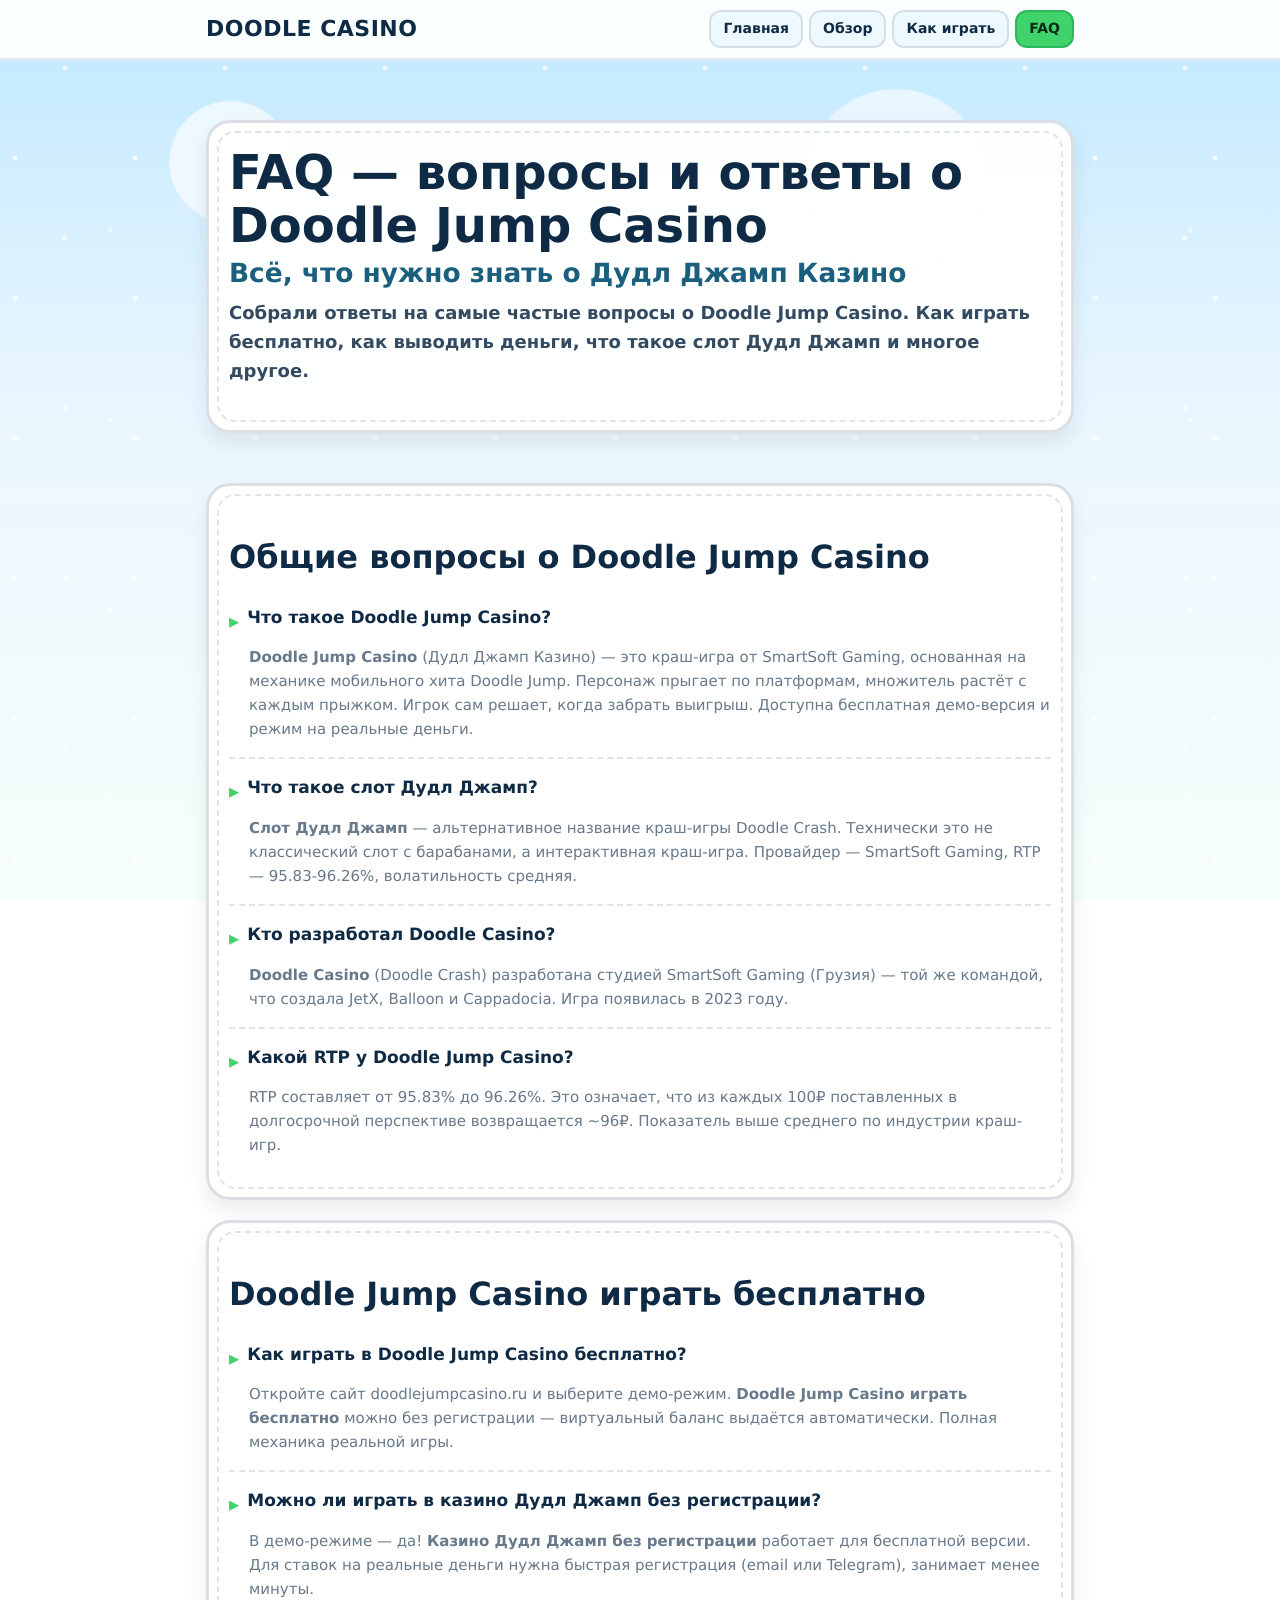
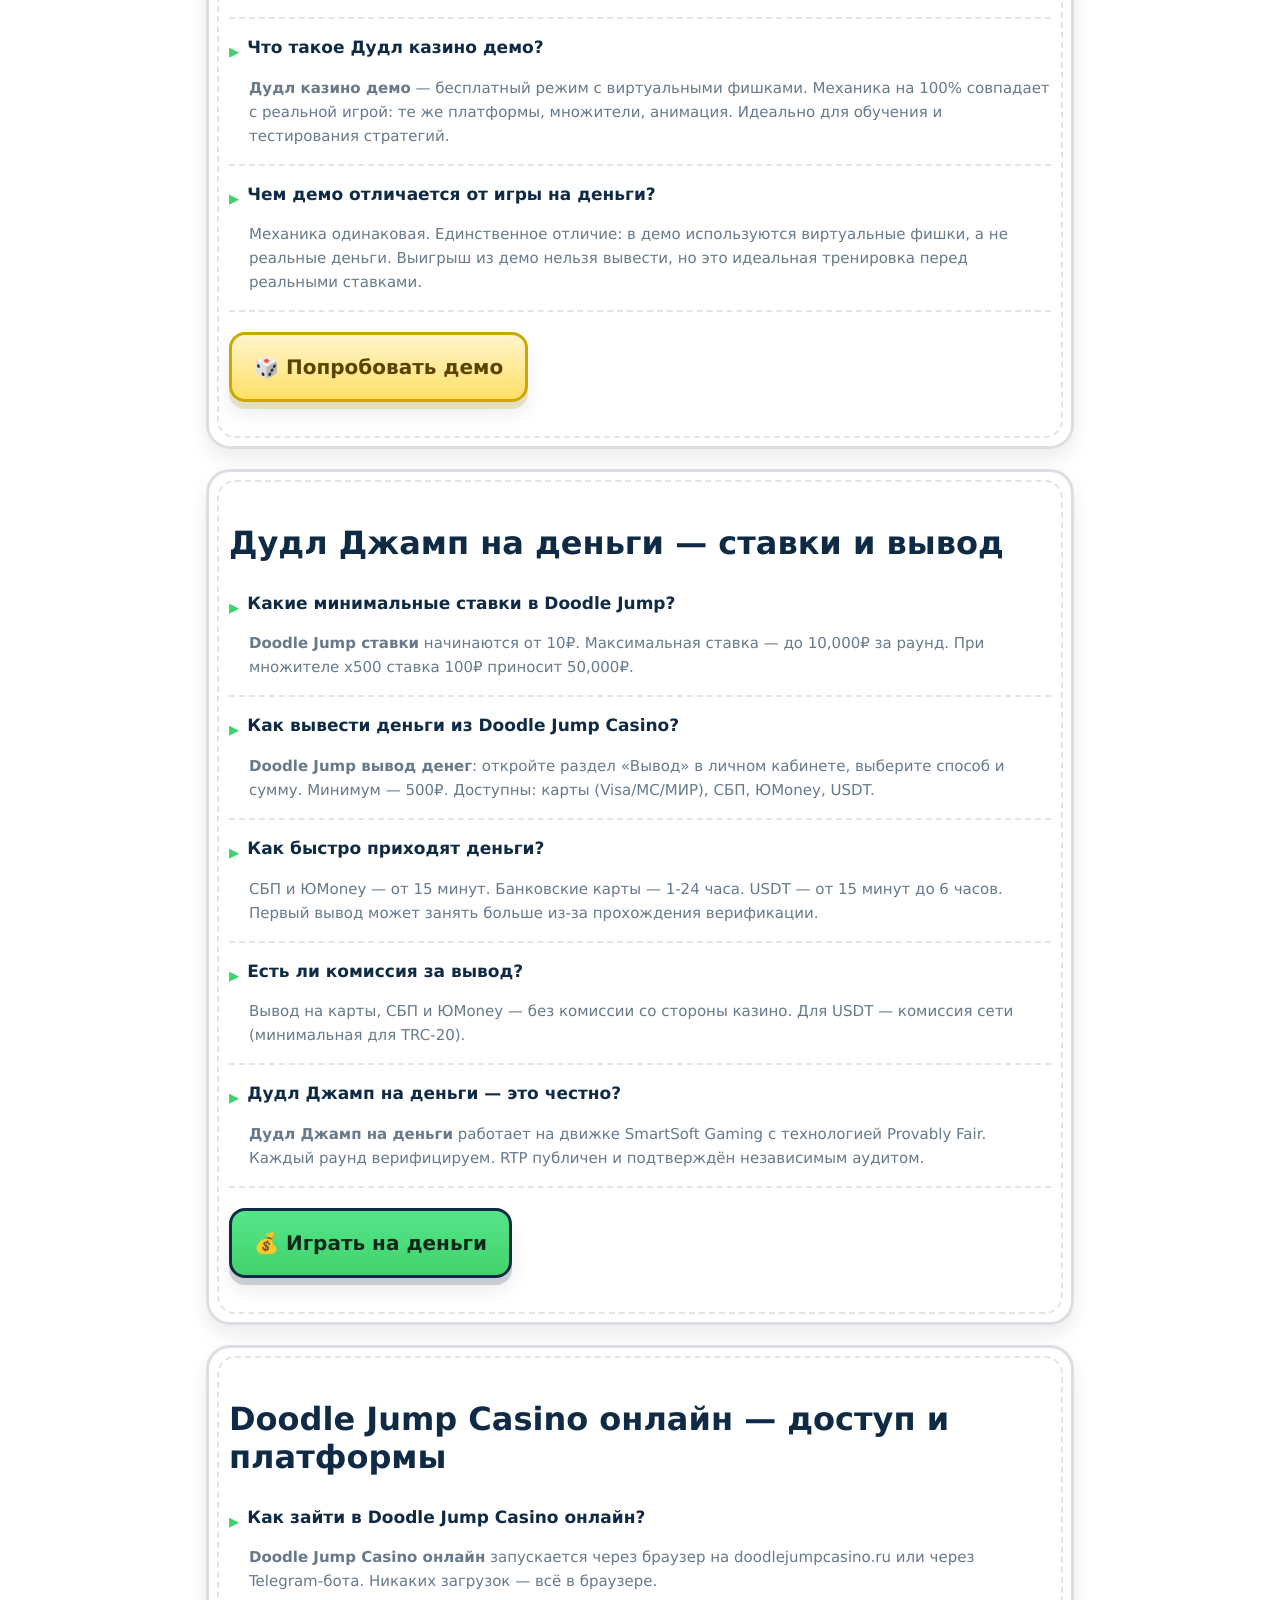
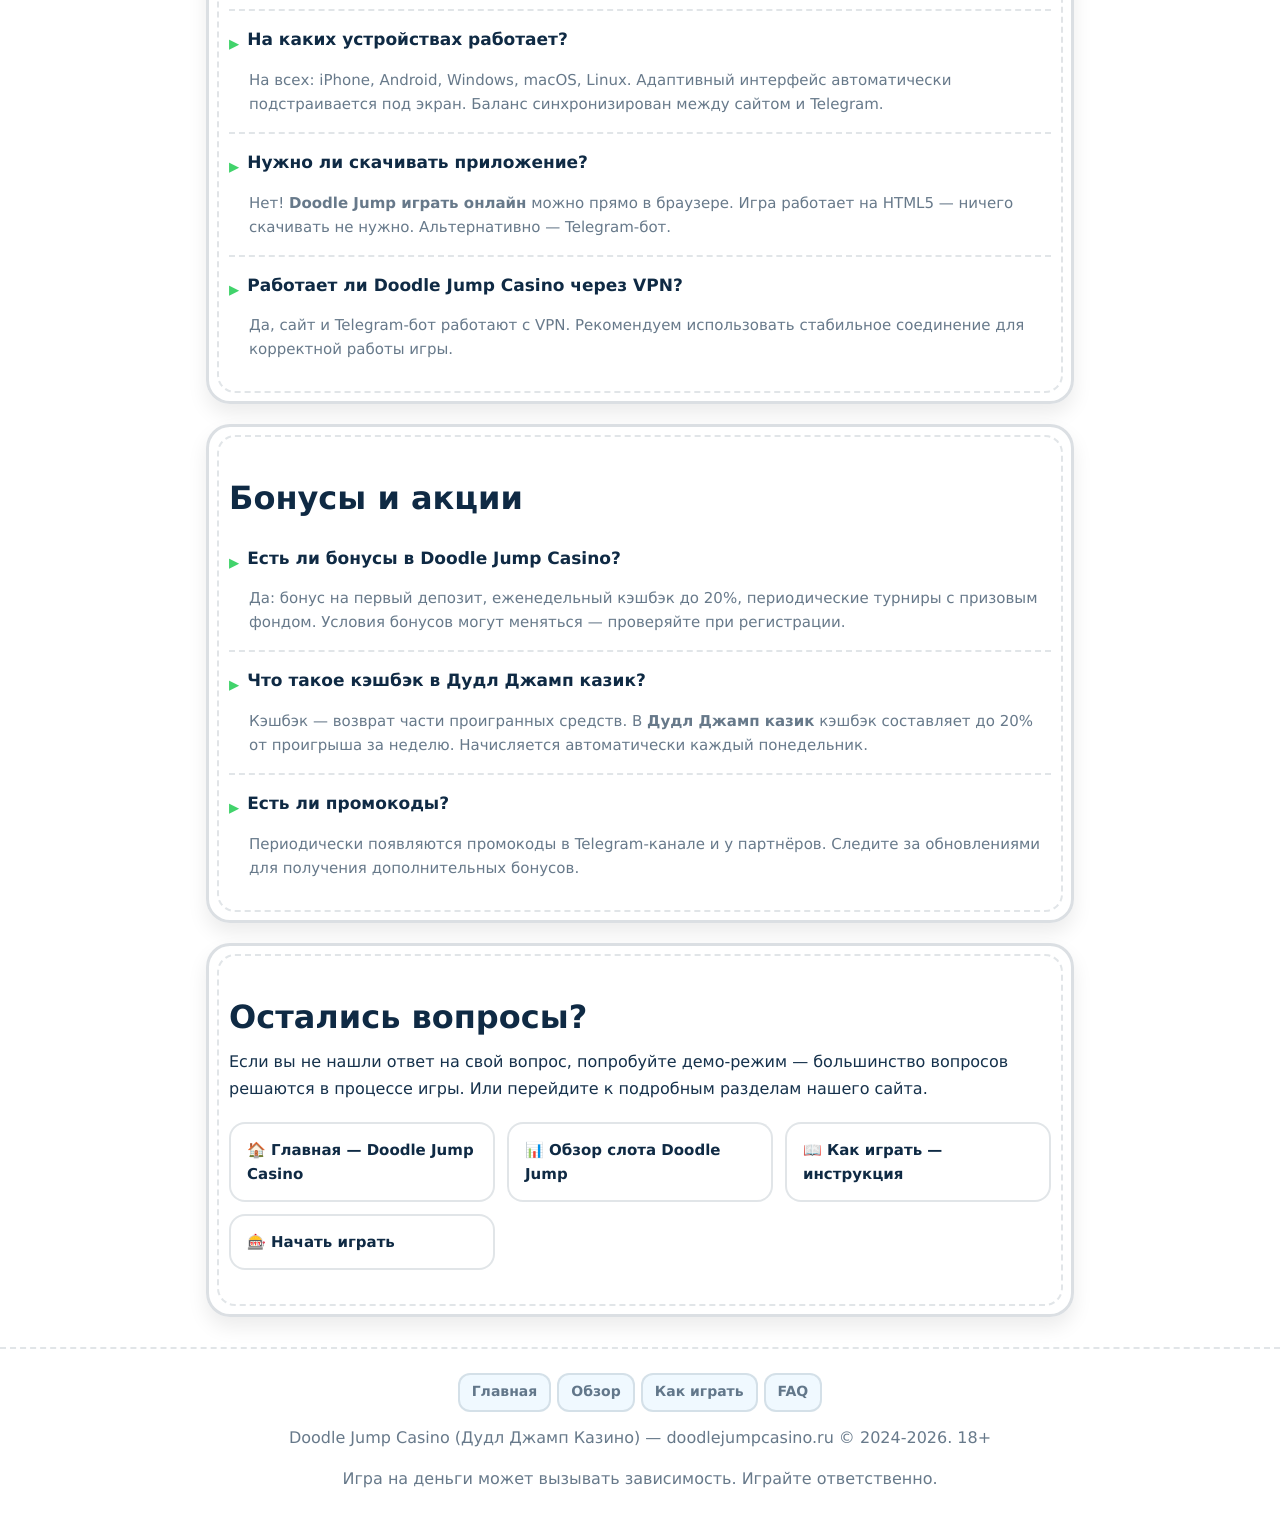
<file: faq.html>
<!DOCTYPE html>
<html lang="ru">
<head>
  <meta charset="UTF-8">
  <meta name="viewport" content="width=device-width, initial-scale=1.0">

  <title>FAQ Doodle Jump Casino — ответы на вопросы о Дудл Джамп казино</title>

  <meta name="description" content="Часто задаваемые вопросы о Doodle Jump Casino. Как играть бесплатно, как вывести деньги, минимальные ставки, демо без регистрации. Всё о казино Дудл Джамп.">

  <meta name="keywords" content="doodle jump casino вопросы, дудл джамп казино faq, казино дудл джамп без регистрации, doodle jump вывод денег, дудл казино демо, doodle jump ставки">

  <meta name="robots" content="index,follow,max-snippet:-1,max-image-preview:large,max-video-preview:-1">
  <meta name="yandex" content="index,follow">

  <link rel="canonical" href="https://doodlejumpcasino.ru/faq.html">

  <link rel="icon" type="image/png" href="images/icon.png" sizes="32x32">
  <link rel="apple-touch-icon" href="images/icon.png">

  <meta property="og:type" content="website">
  <meta property="og:site_name" content="Doodle Jump Casino">
  <meta property="og:url" content="https://doodlejumpcasino.ru/faq.html">
  <meta property="og:title" content="FAQ — вопросы и ответы о Doodle Jump Casino">
  <meta property="og:description" content="Ответы на все вопросы о Дудл Джамп казино: демо, ставки, вывод денег, регистрация.">
  <meta property="og:locale" content="ru_RU">

  <meta http-equiv="Content-Language" content="ru">

  <script type="application/ld+json">
  {
    "@context": "https://schema.org",
    "@type": "FAQPage",
    "mainEntity": [
      {
        "@type": "Question",
        "name": "Как играть в Doodle Jump Casino бесплатно?",
        "acceptedAnswer": {
          "@type": "Answer",
          "text": "Откройте сайт doodlejumpcasino.ru и выберите демо-режим. Регистрация не нужна — вам автоматически выдаётся виртуальный баланс для бесплатной игры."
        }
      },
      {
        "@type": "Question",
        "name": "Можно ли вывести деньги из Doodle Jump Casino?",
        "acceptedAnswer": {
          "@type": "Answer",
          "text": "Да, вывод доступен от 500₽. Способы: банковские карты (Visa, MC, МИР), ЮMoney, СБП, USDT. Срок: от 15 минут до 24 часов."
        }
      },
      {
        "@type": "Question",
        "name": "Что такое слот Дудл Джамп?",
        "acceptedAnswer": {
          "@type": "Answer",
          "text": "Слот Дудл Джамп (Doodle Crash) — краш-игра от SmartSoft Gaming по мотивам мобильной игры Doodle Jump. Персонаж прыгает по платформам, множитель растёт с каждым прыжком. RTP: 95.83-96.26%."
        }
      },
      {
        "@type": "Question",
        "name": "Можно ли играть в казино Дудл Джамп без регистрации?",
        "acceptedAnswer": {
          "@type": "Answer",
          "text": "В демо-режиме — да, регистрация не нужна. Для игры на реальные деньги и вывода потребуется быстрая регистрация (менее 1 минуты)."
        }
      },
      {
        "@type": "Question",
        "name": "Какие минимальные ставки в Doodle Jump?",
        "acceptedAnswer": {
          "@type": "Answer",
          "text": "Минимальная ставка — 10₽. Максимальный множитель — до x500. Одна ставка в 100₽ при множителе x500 принесёт 50,000₽."
        }
      },
      {
        "@type": "Question",
        "name": "Что такое Дудл казино демо?",
        "acceptedAnswer": {
          "@type": "Answer",
          "text": "Дудл казино демо — бесплатный режим игры с виртуальными фишками. Механика полностью совпадает с реальной игрой, но выигрыш нельзя вывести."
        }
      },
      {
        "@type": "Question",
        "name": "Как зайти в Doodle Jump Casino онлайн?",
        "acceptedAnswer": {
          "@type": "Answer",
          "text": "Через браузер на сайте doodlejumpcasino.ru или через Telegram-бота. Работает на телефонах, планшетах и компьютерах."
        }
      },
      {
        "@type": "Question",
        "name": "Честная ли игра в Doodle Jump Casino?",
        "acceptedAnswer": {
          "@type": "Answer",
          "text": "Да, игра использует технологию Provably Fair. Каждый раунд можно проверить. SmartSoft Gaming — лицензированный провайдер."
        }
      },
      {
        "@type": "Question",
        "name": "Какой RTP у Doodle Jump Casino?",
        "acceptedAnswer": {
          "@type": "Answer",
          "text": "RTP (возврат игроку) составляет 95.83% — 96.26%. Это конкурентный показатель среди краш-игр индустрии."
        }
      },
      {
        "@type": "Question",
        "name": "На каких устройствах работает Doodle Jump Casino?",
        "acceptedAnswer": {
          "@type": "Answer",
          "text": "На всех: iPhone, Android, Windows, macOS, Linux. Игра работает в браузере (HTML5) и не требует скачивания. Также доступен Telegram-бот."
        }
      },
      {
        "@type": "Question",
        "name": "Как быстро выводятся деньги?",
        "acceptedAnswer": {
          "@type": "Answer",
          "text": "СБП и ЮMoney — от 15 минут. Банковские карты — 1-24 часа. USDT — от 15 минут до 6 часов. Первый вывод может занять больше из-за верификации."
        }
      },
      {
        "@type": "Question",
        "name": "Есть ли бонусы в Doodle Jump Casino?",
        "acceptedAnswer": {
          "@type": "Answer",
          "text": "Да: бонус на первый депозит, еженедельный кэшбэк до 20%, периодические турниры с призовым фондом."
        }
      }
    ]
  }
  </script>
  <script type="application/ld+json">
  {
    "@context": "https://schema.org",
    "@type": "BreadcrumbList",
    "itemListElement": [
      {"@type": "ListItem", "position": 1, "name": "Главная", "item": "https://doodlejumpcasino.ru/"},
      {"@type": "ListItem", "position": 2, "name": "FAQ", "item": "https://doodlejumpcasino.ru/faq.html"}
    ]
  }
  </script>

  <link rel="stylesheet" href="style.css">

  <!-- Yandex.Metrika counter -->
  <script type="text/javascript">
      (function(m,e,t,r,i,k,a){
          m[i]=m[i]||function(){(m[i].a=m[i].a||[]).push(arguments)};
          m[i].l=1*new Date();
          for (var j = 0; j < document.scripts.length; j++) {if (document.scripts[j].src === r) { return; }}
          k=e.createElement(t),a=e.getElementsByTagName(t)[0],k.async=1,k.src=r,a.parentNode.insertBefore(k,a)
      })(window, document,'script','https://mc.yandex.ru/metrika/tag.js?id=108351304', 'ym');
      ym(108351304, 'init', {ssr:true, webvisor:true, clickmap:true, ecommerce:"dataLayer", referrer: document.referrer, url: location.href, accurateTrackBounce:true, trackLinks:true});
  </script>
  <noscript><div><img src="https://mc.yandex.ru/watch/108351304" style="position:absolute; left:-9999px;" alt="" /></div></noscript>
  <!-- /Yandex.Metrika counter -->
</head>
<body>

  <header class="topbar" role="banner">
    <div class="container">
      <div class="brand"><a href="/" title="Doodle Jump Casino">Doodle Casino</a></div>
      <nav aria-label="Основная навигация">
        <a href="/">Главная</a>
        <a href="obzor.html">Обзор</a>
        <a href="kak-igrat.html">Как играть</a>
        <a href="faq.html" class="active">FAQ</a>
      </nav>
    </div>
  </header>

  <main>
    <section class="hero-section">
      <div class="container">
        <div class="panel">
          <h1>FAQ — вопросы и ответы о Doodle Jump Casino
            <small>Всё, что нужно знать о Дудл Джамп Казино</small>
          </h1>

          <p class="hero-desc">
            Собрали ответы на самые частые вопросы о <strong>Doodle Jump Casino</strong>. Как играть бесплатно,
            как выводить деньги, что такое <strong>слот Дудл Джамп</strong> и многое другое.
          </p>
        </div>
      </div>
    </section>

    <!-- ОСНОВНЫЕ ВОПРОСЫ -->
    <section>
      <div class="container">
        <div class="panel">
          <h2>Общие вопросы о Doodle Jump Casino</h2>

          <div class="faq-item">
            <div class="faq-q">Что такое Doodle Jump Casino?</div>
            <div class="faq-a"><strong>Doodle Jump Casino</strong> (Дудл Джамп Казино) — это краш-игра от SmartSoft Gaming, основанная на механике мобильного хита Doodle Jump. Персонаж прыгает по платформам, множитель растёт с каждым прыжком. Игрок сам решает, когда забрать выигрыш. Доступна бесплатная демо-версия и режим на реальные деньги.</div>
          </div>

          <div class="faq-item">
            <div class="faq-q">Что такое слот Дудл Джамп?</div>
            <div class="faq-a"><strong>Слот Дудл Джамп</strong> — альтернативное название краш-игры Doodle Crash. Технически это не классический слот с барабанами, а интерактивная краш-игра. Провайдер — SmartSoft Gaming, RTP — 95.83-96.26%, волатильность средняя.</div>
          </div>

          <div class="faq-item">
            <div class="faq-q">Кто разработал Doodle Casino?</div>
            <div class="faq-a"><strong>Doodle Casino</strong> (Doodle Crash) разработана студией SmartSoft Gaming (Грузия) — той же командой, что создала JetX, Balloon и Cappadocia. Игра появилась в 2023 году.</div>
          </div>

          <div class="faq-item">
            <div class="faq-q">Какой RTP у Doodle Jump Casino?</div>
            <div class="faq-a">RTP составляет от 95.83% до 96.26%. Это означает, что из каждых 100₽ поставленных в долгосрочной перспективе возвращается ~96₽. Показатель выше среднего по индустрии краш-игр.</div>
          </div>
        </div>
      </div>
    </section>

    <!-- БЕСПЛАТНАЯ ИГРА -->
    <section>
      <div class="container">
        <div class="panel">
          <h2>Doodle Jump Casino играть бесплатно</h2>

          <div class="faq-item">
            <div class="faq-q">Как играть в Doodle Jump Casino бесплатно?</div>
            <div class="faq-a">Откройте сайт doodlejumpcasino.ru и выберите демо-режим. <strong>Doodle Jump Casino играть бесплатно</strong> можно без регистрации — виртуальный баланс выдаётся автоматически. Полная механика реальной игры.</div>
          </div>

          <div class="faq-item">
            <div class="faq-q">Можно ли играть в казино Дудл Джамп без регистрации?</div>
            <div class="faq-a">В демо-режиме — да! <strong>Казино Дудл Джамп без регистрации</strong> работает для бесплатной версии. Для ставок на реальные деньги нужна быстрая регистрация (email или Telegram), занимает менее минуты.</div>
          </div>

          <div class="faq-item">
            <div class="faq-q">Что такое Дудл казино демо?</div>
            <div class="faq-a"><strong>Дудл казино демо</strong> — бесплатный режим с виртуальными фишками. Механика на 100% совпадает с реальной игрой: те же платформы, множители, анимация. Идеально для обучения и тестирования стратегий.</div>
          </div>

          <div class="faq-item">
            <div class="faq-q">Чем демо отличается от игры на деньги?</div>
            <div class="faq-a">Механика одинаковая. Единственное отличие: в демо используются виртуальные фишки, а не реальные деньги. Выигрыш из демо нельзя вывести, но это идеальная тренировка перед реальными ставками.</div>
          </div>

          <div class="btnrow">
            <a href="https://52896.call2me.pro/ru/registration?partner=p52896p3328856p2503" class="btn demo" rel="nofollow" target="_blank">🎲 Попробовать демо</a>
          </div>
        </div>
      </div>
    </section>

    <!-- ДЕНЬГИ И ВЫВОД -->
    <section>
      <div class="container">
        <div class="panel">
          <h2>Дудл Джамп на деньги — ставки и вывод</h2>

          <div class="faq-item">
            <div class="faq-q">Какие минимальные ставки в Doodle Jump?</div>
            <div class="faq-a"><strong>Doodle Jump ставки</strong> начинаются от 10₽. Максимальная ставка — до 10,000₽ за раунд. При множителе x500 ставка 100₽ приносит 50,000₽.</div>
          </div>

          <div class="faq-item">
            <div class="faq-q">Как вывести деньги из Doodle Jump Casino?</div>
            <div class="faq-a"><strong>Doodle Jump вывод денег</strong>: откройте раздел «Вывод» в личном кабинете, выберите способ и сумму. Минимум — 500₽. Доступны: карты (Visa/MC/МИР), СБП, ЮMoney, USDT.</div>
          </div>

          <div class="faq-item">
            <div class="faq-q">Как быстро приходят деньги?</div>
            <div class="faq-a">СБП и ЮMoney — от 15 минут. Банковские карты — 1-24 часа. USDT — от 15 минут до 6 часов. Первый вывод может занять больше из-за прохождения верификации.</div>
          </div>

          <div class="faq-item">
            <div class="faq-q">Есть ли комиссия за вывод?</div>
            <div class="faq-a">Вывод на карты, СБП и ЮMoney — без комиссии со стороны казино. Для USDT — комиссия сети (минимальная для TRC-20).</div>
          </div>

          <div class="faq-item">
            <div class="faq-q">Дудл Джамп на деньги — это честно?</div>
            <div class="faq-a"><strong>Дудл Джамп на деньги</strong> работает на движке SmartSoft Gaming с технологией Provably Fair. Каждый раунд верифицируем. RTP публичен и подтверждён независимым аудитом.</div>
          </div>

          <div class="btnrow">
            <a href="https://52896.call2me.pro/ru/registration?partner=p52896p3328856p2503" class="btn primary" rel="nofollow" target="_blank">💰 Играть на деньги</a>
          </div>
        </div>
      </div>
    </section>

    <!-- ДОСТУП И ПЛАТФОРМЫ -->
    <section>
      <div class="container">
        <div class="panel">
          <h2>Doodle Jump Casino онлайн — доступ и платформы</h2>

          <div class="faq-item">
            <div class="faq-q">Как зайти в Doodle Jump Casino онлайн?</div>
            <div class="faq-a"><strong>Doodle Jump Casino онлайн</strong> запускается через браузер на doodlejumpcasino.ru или через Telegram-бота. Никаких загрузок — всё в браузере.</div>
          </div>

          <div class="faq-item">
            <div class="faq-q">На каких устройствах работает?</div>
            <div class="faq-a">На всех: iPhone, Android, Windows, macOS, Linux. Адаптивный интерфейс автоматически подстраивается под экран. Баланс синхронизирован между сайтом и Telegram.</div>
          </div>

          <div class="faq-item">
            <div class="faq-q">Нужно ли скачивать приложение?</div>
            <div class="faq-a">Нет! <strong>Doodle Jump играть онлайн</strong> можно прямо в браузере. Игра работает на HTML5 — ничего скачивать не нужно. Альтернативно — Telegram-бот.</div>
          </div>

          <div class="faq-item">
            <div class="faq-q">Работает ли Doodle Jump Casino через VPN?</div>
            <div class="faq-a">Да, сайт и Telegram-бот работают с VPN. Рекомендуем использовать стабильное соединение для корректной работы игры.</div>
          </div>
        </div>
      </div>
    </section>

    <!-- БОНУСЫ -->
    <section>
      <div class="container">
        <div class="panel">
          <h2>Бонусы и акции</h2>

          <div class="faq-item">
            <div class="faq-q">Есть ли бонусы в Doodle Jump Casino?</div>
            <div class="faq-a">Да: бонус на первый депозит, еженедельный кэшбэк до 20%, периодические турниры с призовым фондом. Условия бонусов могут меняться — проверяйте при регистрации.</div>
          </div>

          <div class="faq-item">
            <div class="faq-q">Что такое кэшбэк в Дудл Джамп казик?</div>
            <div class="faq-a">Кэшбэк — возврат части проигранных средств. В <strong>Дудл Джамп казик</strong> кэшбэк составляет до 20% от проигрыша за неделю. Начисляется автоматически каждый понедельник.</div>
          </div>

          <div class="faq-item">
            <div class="faq-q">Есть ли промокоды?</div>
            <div class="faq-a">Периодически появляются промокоды в Telegram-канале и у партнёров. Следите за обновлениями для получения дополнительных бонусов.</div>
          </div>
        </div>
      </div>
    </section>

    <!-- CTA -->
    <section>
      <div class="container">
        <div class="panel">
          <h2>Остались вопросы?</h2>
          <p>
            Если вы не нашли ответ на свой вопрос, попробуйте демо-режим — большинство вопросов решаются в процессе игры.
            Или перейдите к подробным разделам нашего сайта.
          </p>

          <div class="internal-links">
            <a href="/">🏠 Главная — Doodle Jump Casino</a>
            <a href="obzor.html">📊 Обзор слота Doodle Jump</a>
            <a href="kak-igrat.html">📖 Как играть — инструкция</a>
            <a href="https://52896.call2me.pro/ru/registration?partner=p52896p3328856p2503" rel="nofollow" target="_blank">🎰 Начать играть</a>
          </div>
        </div>
      </div>
    </section>
  </main>

  <footer>
    <div class="container">
      <nav aria-label="Подвал">
        <a href="/">Главная</a>
        <a href="obzor.html">Обзор</a>
        <a href="kak-igrat.html">Как играть</a>
        <a href="faq.html">FAQ</a>
      </nav>
      <p>Doodle Jump Casino (Дудл Джамп Казино) — doodlejumpcasino.ru &copy; 2024-2026. 18+</p>
      <p>Игра на деньги может вызывать зависимость. Играйте ответственно.</p>
    </div>
  </footer>

<script data-pplx-inline-edit>
(function(){
  if(window===window.top)return;
  function inlineAll(orig,clone){
    if(orig.nodeType!==1)return;
    try{
      var cs=getComputedStyle(orig);
      var t='';
      for(var i=0;i<cs.length;i++){t+=cs[i]+':'+cs.getPropertyValue(cs[i])+';';}
      clone.style.cssText=t;
    }catch(e){}
    var oc=orig.children,cc=clone.children;
    for(var j=0;j<oc.length&&j<cc.length;j++){inlineAll(oc[j],cc[j]);}
  }
  function stripExternal(clone){
    var imgs=clone.querySelectorAll('img');
    for(var i=0;i<imgs.length;i++){
      var s=imgs[i].getAttribute('src');
      if(s&&!s.startsWith('data:'))imgs[i].removeAttribute('src');
    }
    var all=clone.querySelectorAll('*');
    for(var i=0;i<all.length;i++){
      var st=all[i].style.cssText;
      if(st&&st.indexOf('url(')>=0){
        all[i].style.cssText=st.replace(/url\(["']?(?!data:)[^)"']*["']?\)/gi,'none');
      }
    }
  }
  window.addEventListener('message',function(e){
    if(!e.data||e.data.type!=='INLINE_EDIT_CAPTURE_REQUEST')return;
    var scrollX=window.scrollX||window.pageXOffset||0;
    var scrollY=window.scrollY||window.pageYOffset||0;
    var w=window.innerWidth,h=window.innerHeight;
    try{
      var clone=document.documentElement.cloneNode(true);
      var rm=clone.querySelectorAll('script,link[rel="stylesheet"],style');
      for(var i=0;i<rm.length;i++){rm[i].remove();}
      inlineAll(document.documentElement,clone);
      stripExternal(clone);
      var html=new XMLSerializer().serializeToString(clone);
      var svg='<svg xmlns="http://www.w3.org/2000/svg" width="'+w+'" height="'+h+'">'
        +'<foreignObject width="100%" height="100%">'
        +'<div xmlns="http://www.w3.org/1999/xhtml" style="width:'+w+'px;height:'+h+'px;overflow:hidden">'
        +'<div style="transform:translate(-'+scrollX+'px,-'+scrollY+'px);transform-origin:top left">'
        +html+'</div></div></foreignObject></svg>';
      var svgUrl='data:image/svg+xml;charset=utf-8,'+encodeURIComponent(svg);
      var img=new Image();
      img.onload=function(){
        var c=document.createElement('canvas');c.width=w;c.height=h;
        c.getContext('2d').drawImage(img,0,0);
        window.parent.postMessage({type:'INLINE_EDIT_SCREENSHOT_RESULT',dataUrl:c.toDataURL('image/png'),scrollX:scrollX,scrollY:scrollY},'*');
      };
      img.onerror=function(){
        window.parent.postMessage({type:'INLINE_EDIT_SCREENSHOT_RESULT',dataUrl:null,scrollX:scrollX,scrollY:scrollY},'*');
      };
      img.src=svgUrl;
    }catch(err){
      window.parent.postMessage({type:'INLINE_EDIT_SCREENSHOT_RESULT',dataUrl:null,scrollX:scrollX,scrollY:scrollY},'*');
    }
  });
})();
</script></body>
</html>
</file>
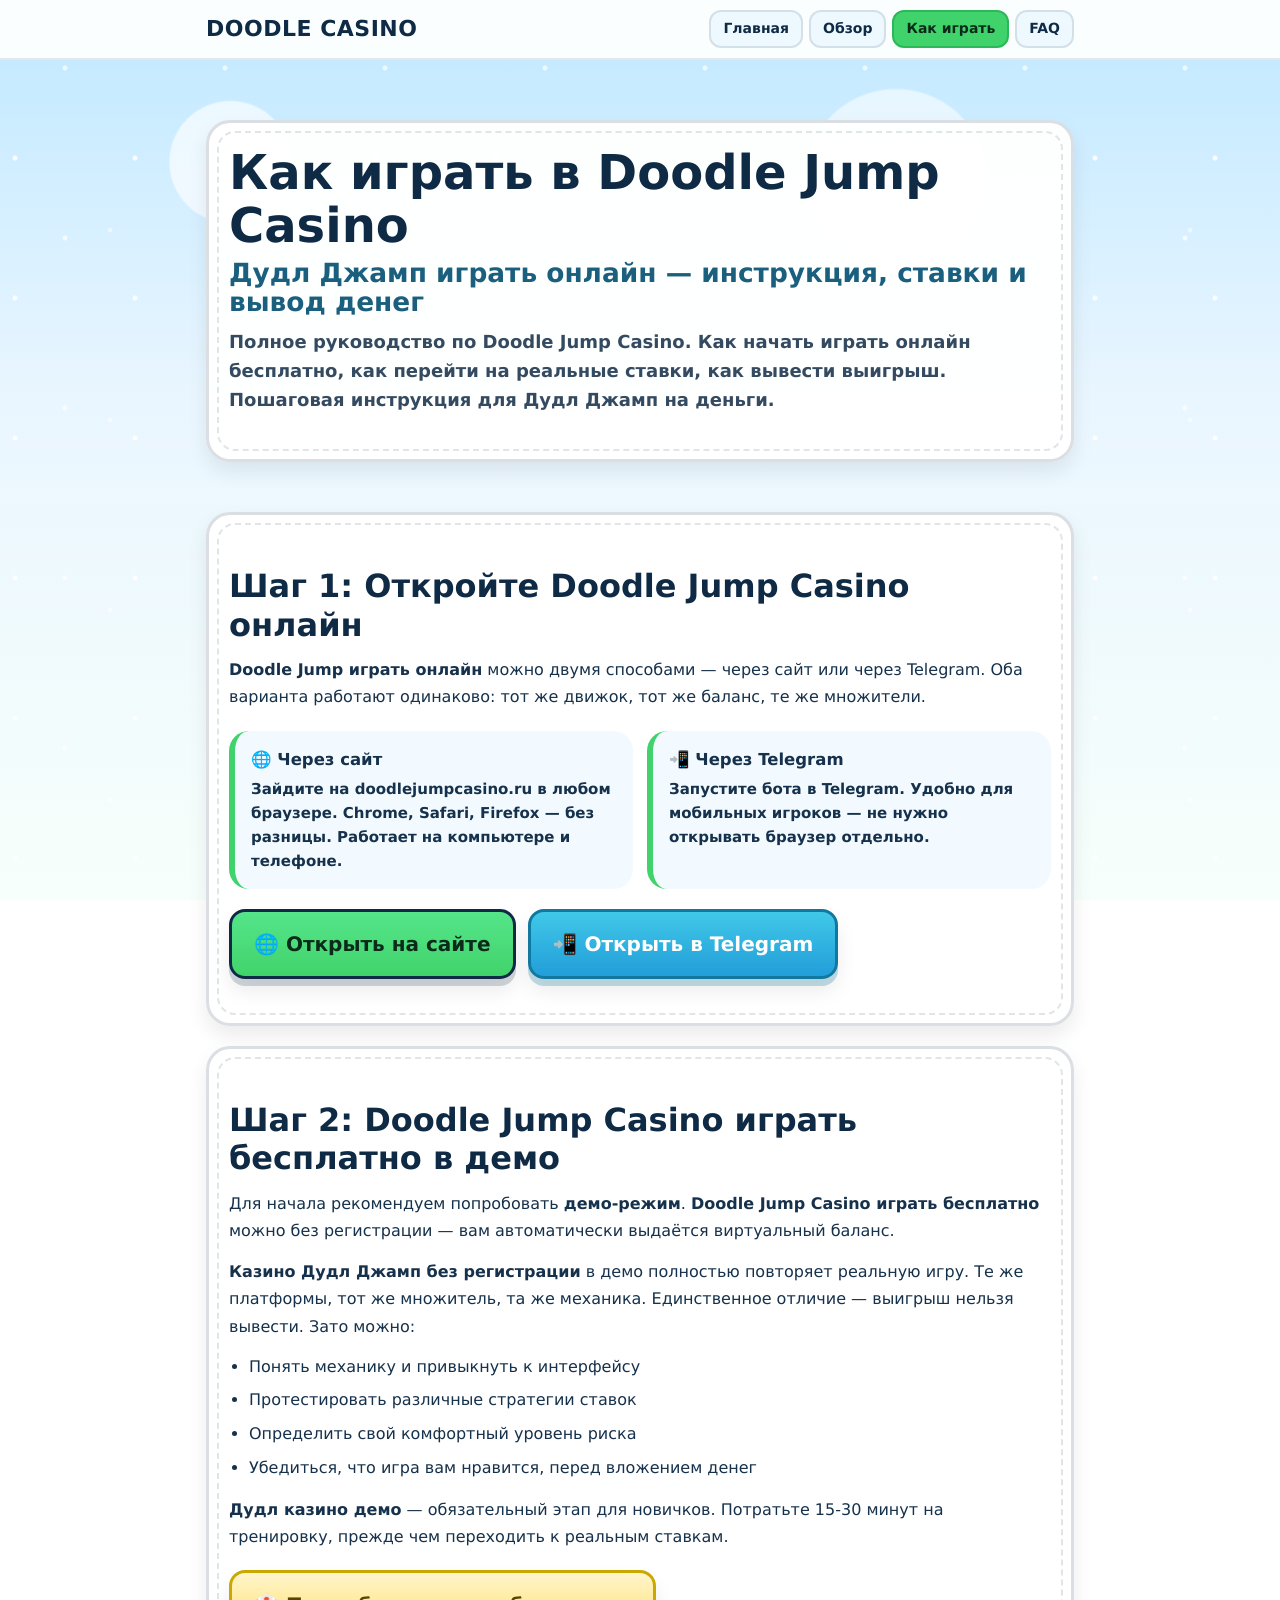
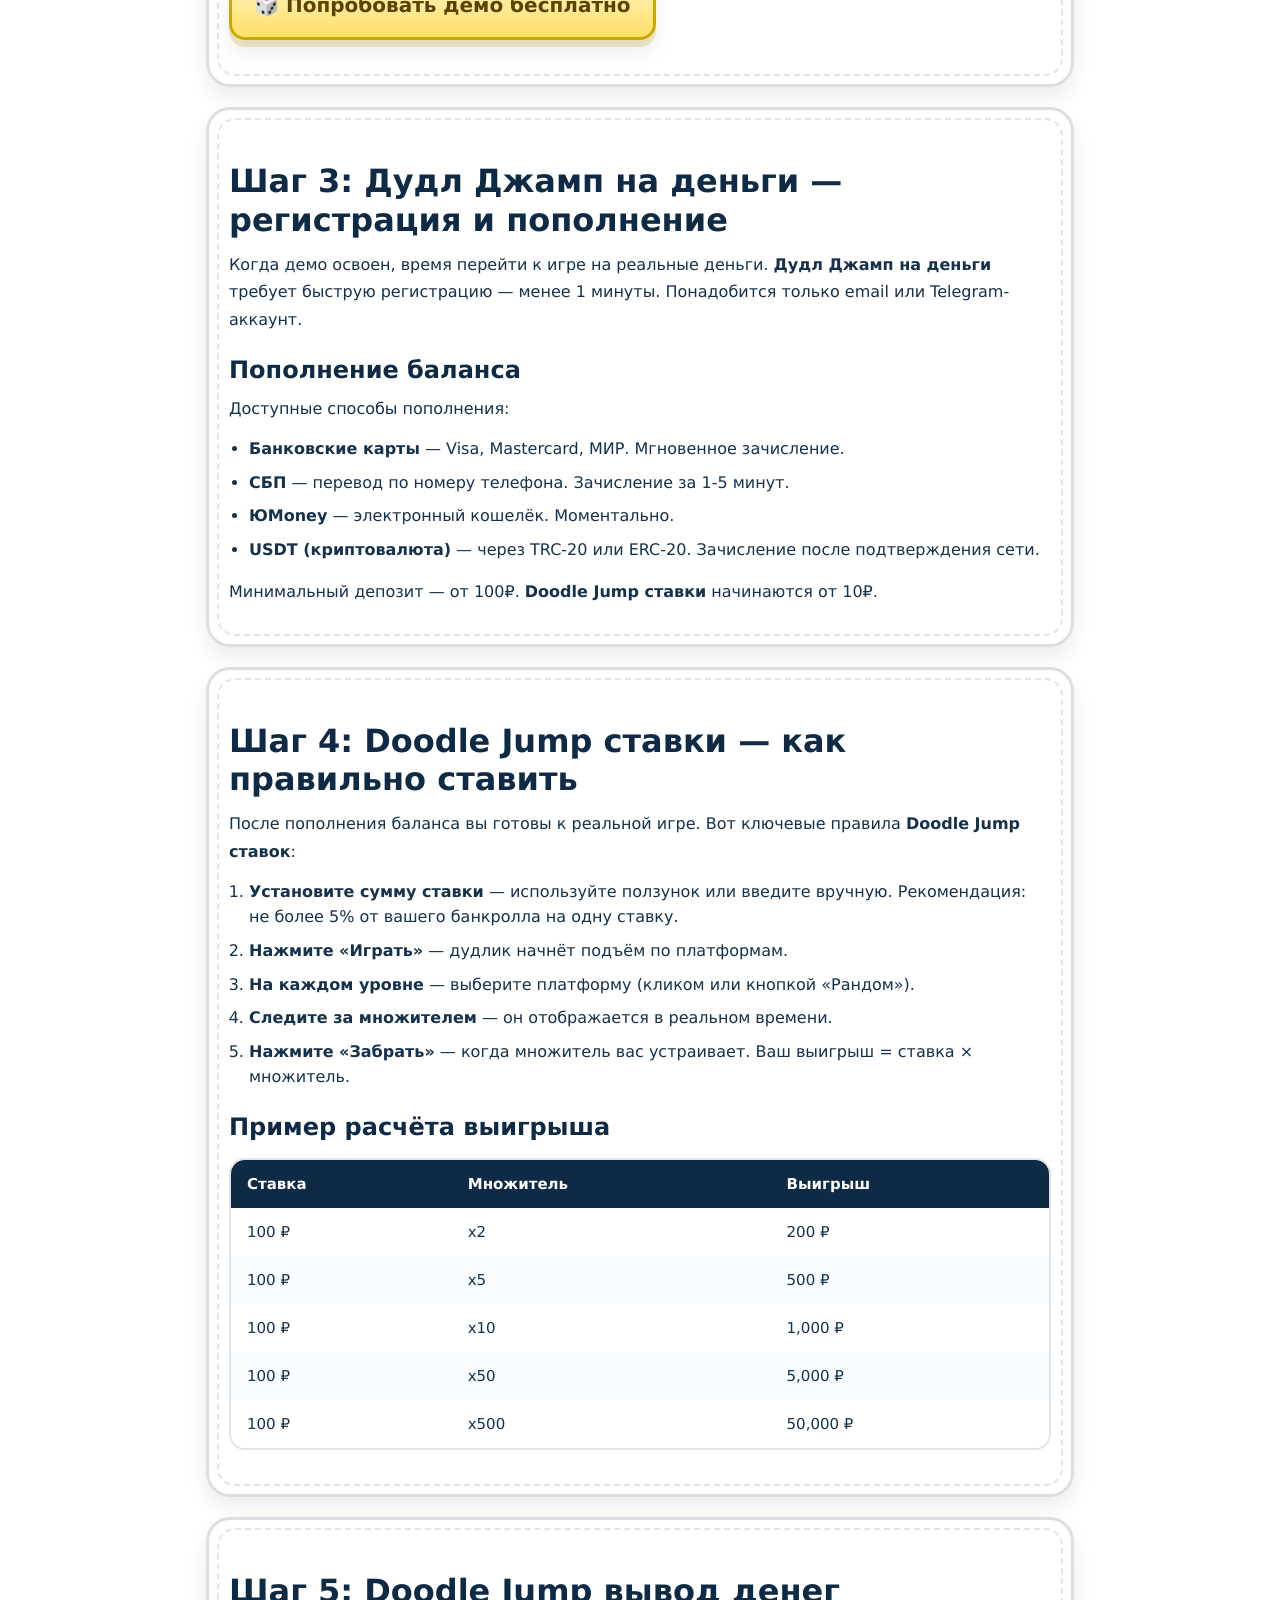
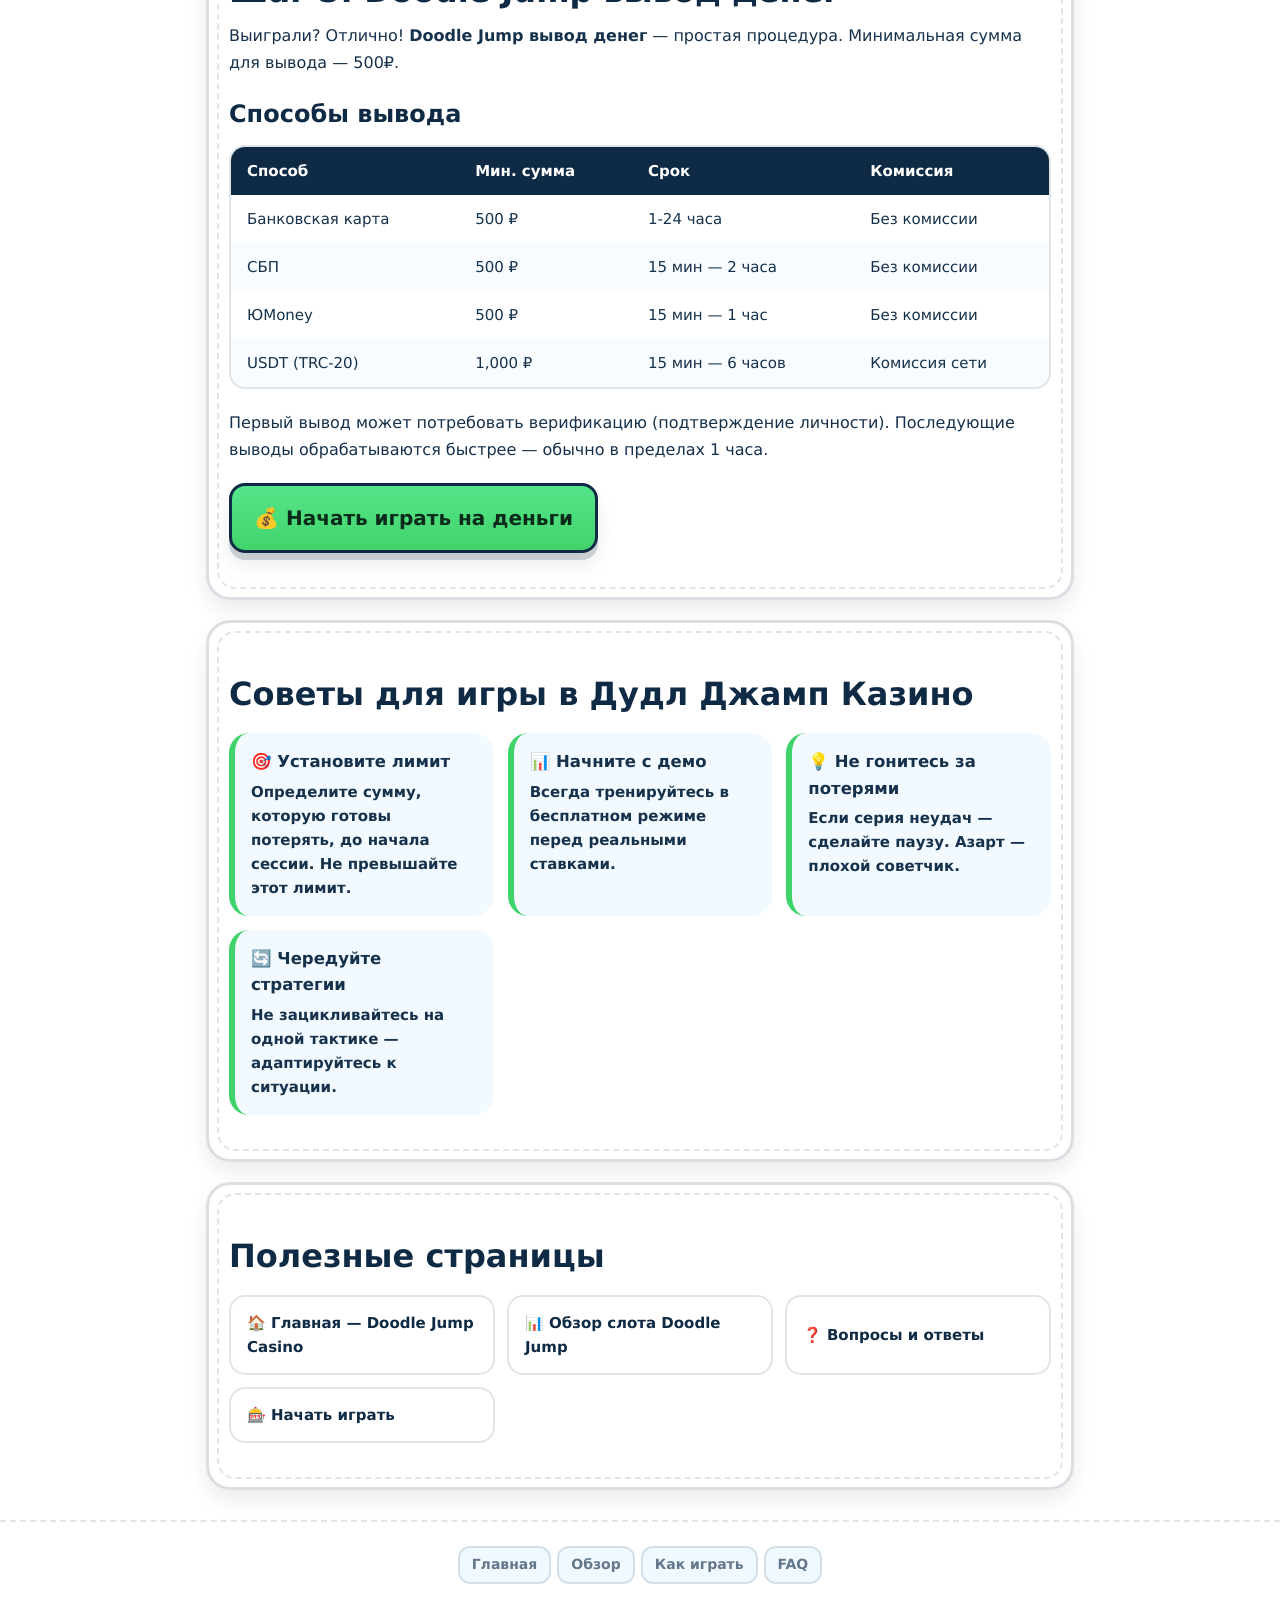
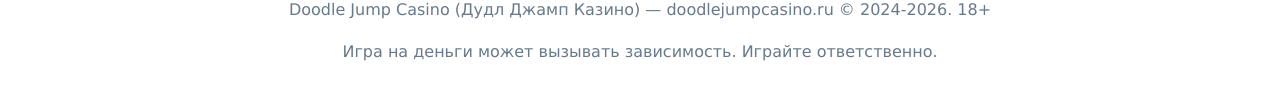
<file: kak-igrat.html>
<!DOCTYPE html>
<html lang="ru">
<head>
  <meta charset="UTF-8">
  <meta name="viewport" content="width=device-width, initial-scale=1.0">

  <title>Как играть в Doodle Jump Casino — инструкция, ставки, вывод денег</title>

  <meta name="description" content="Пошаговая инструкция: как играть в Doodle Jump Casino онлайн. Регистрация, ставки от 10₽, демо бесплатно, вывод денег. Дудл Джамп на деньги — полное руководство.">

  <meta name="keywords" content="doodle jump играть онлайн, дудл джамп на деньги, doodle jump casino играть бесплатно, doodle jump ставки, doodle jump вывод денег, казино дудл джамп без регистрации, дудл казино демо">

  <meta name="robots" content="index,follow,max-snippet:-1,max-image-preview:large,max-video-preview:-1">
  <meta name="yandex" content="index,follow">

  <link rel="canonical" href="https://doodlejumpcasino.ru/kak-igrat.html">

  <link rel="icon" type="image/png" href="images/icon.png" sizes="32x32">
  <link rel="apple-touch-icon" href="images/icon.png">

  <meta property="og:type" content="article">
  <meta property="og:site_name" content="Doodle Jump Casino">
  <meta property="og:url" content="https://doodlejumpcasino.ru/kak-igrat.html">
  <meta property="og:title" content="Как играть в Doodle Jump Casino — полная инструкция">
  <meta property="og:description" content="Пошаговое руководство: как играть в Дудл Джамп казино. Демо бесплатно, ставки на деньги, вывод выигрыша.">
  <meta property="og:locale" content="ru_RU">

  <meta http-equiv="Content-Language" content="ru">

  <script type="application/ld+json">
  {
    "@context": "https://schema.org",
    "@type": "HowTo",
    "name": "Как играть в Doodle Jump Casino",
    "description": "Пошаговая инструкция для начала игры в Doodle Jump Casino — от регистрации до вывода выигрыша",
    "step": [
      {"@type": "HowToStep", "position": 1, "name": "Откройте Doodle Jump Casino", "text": "Зайдите на сайт doodlejumpcasino.ru или запустите Telegram-бота. Для демо-режима регистрация не нужна."},
      {"@type": "HowToStep", "position": 2, "name": "Выберите режим игры", "text": "Демо — бесплатно с виртуальным балансом. На деньги — требуется регистрация и пополнение."},
      {"@type": "HowToStep", "position": 3, "name": "Установите ставку", "text": "Минимальная ставка 10₽. Для новичков рекомендуем начинать с минимальных сумм."},
      {"@type": "HowToStep", "position": 4, "name": "Запустите раунд", "text": "Дудлик начинает прыгать. На каждом уровне выбирайте платформу вручную или жмите Рандом."},
      {"@type": "HowToStep", "position": 5, "name": "Заберите вовремя", "text": "Нажмите Забрать, чтобы зафиксировать множитель. Если дудлик упадёт — ставка потеряна."},
      {"@type": "HowToStep", "position": 6, "name": "Выведите деньги", "text": "Вывод от 500₽ на карты, ЮMoney, USDT. Срок: от 15 минут до 24 часов."}
    ]
  }
  </script>
  <script type="application/ld+json">
  {
    "@context": "https://schema.org",
    "@type": "BreadcrumbList",
    "itemListElement": [
      {"@type": "ListItem", "position": 1, "name": "Главная", "item": "https://doodlejumpcasino.ru/"},
      {"@type": "ListItem", "position": 2, "name": "Как играть", "item": "https://doodlejumpcasino.ru/kak-igrat.html"}
    ]
  }
  </script>

  <link rel="stylesheet" href="style.css">

  <!-- Yandex.Metrika counter -->
  <script type="text/javascript">
      (function(m,e,t,r,i,k,a){
          m[i]=m[i]||function(){(m[i].a=m[i].a||[]).push(arguments)};
          m[i].l=1*new Date();
          for (var j = 0; j < document.scripts.length; j++) {if (document.scripts[j].src === r) { return; }}
          k=e.createElement(t),a=e.getElementsByTagName(t)[0],k.async=1,k.src=r,a.parentNode.insertBefore(k,a)
      })(window, document,'script','https://mc.yandex.ru/metrika/tag.js?id=108351304', 'ym');
      ym(108351304, 'init', {ssr:true, webvisor:true, clickmap:true, ecommerce:"dataLayer", referrer: document.referrer, url: location.href, accurateTrackBounce:true, trackLinks:true});
  </script>
  <noscript><div><img src="https://mc.yandex.ru/watch/108351304" style="position:absolute; left:-9999px;" alt="" /></div></noscript>
  <!-- /Yandex.Metrika counter -->
</head>
<body>

  <header class="topbar" role="banner">
    <div class="container">
      <div class="brand"><a href="/" title="Doodle Jump Casino">Doodle Casino</a></div>
      <nav aria-label="Основная навигация">
        <a href="/">Главная</a>
        <a href="obzor.html">Обзор</a>
        <a href="kak-igrat.html" class="active">Как играть</a>
        <a href="faq.html">FAQ</a>
      </nav>
    </div>
  </header>

  <main>
    <section class="hero-section">
      <div class="container">
        <div class="panel">
          <h1>Как играть в Doodle Jump Casino
            <small>Дудл Джамп играть онлайн — инструкция, ставки и вывод денег</small>
          </h1>

          <p class="hero-desc">
            Полное руководство по <strong>Doodle Jump Casino</strong>. Как начать играть онлайн бесплатно, как перейти
            на реальные ставки, как вывести выигрыш. Пошаговая инструкция для <strong>Дудл Джамп на деньги</strong>.
          </p>
        </div>
      </div>
    </section>

    <!-- ШАГ 1 -->
    <section>
      <div class="container">
        <div class="panel">
          <h2>Шаг 1: Откройте Doodle Jump Casino онлайн</h2>
          <p>
            <strong>Doodle Jump играть онлайн</strong> можно двумя способами — через сайт или через Telegram.
            Оба варианта работают одинаково: тот же движок, тот же баланс, те же множители.
          </p>
          <div class="feature-grid">
            <div class="feature-card">
              <strong>🌐 Через сайт</strong>
              Зайдите на doodlejumpcasino.ru в любом браузере. Chrome, Safari, Firefox — без разницы. Работает на компьютере и телефоне.
            </div>
            <div class="feature-card">
              <strong>📲 Через Telegram</strong>
              Запустите бота в Telegram. Удобно для мобильных игроков — не нужно открывать браузер отдельно.
            </div>
          </div>

          <div class="btnrow">
            <a href="https://52896.call2me.pro/ru/registration?partner=p52896p3328856p2503" class="btn primary" rel="nofollow" target="_blank">🌐 Открыть на сайте</a>
            <a href="https://52896.call2me.pro/ru/registration?partner=p52896p3328856p2503" class="btn tg" rel="nofollow" target="_blank">📲 Открыть в Telegram</a>
          </div>
        </div>
      </div>
    </section>

    <!-- ШАГ 2: ДЕМО -->
    <section>
      <div class="container">
        <div class="panel">
          <h2>Шаг 2: Doodle Jump Casino играть бесплатно в демо</h2>
          <p>
            Для начала рекомендуем попробовать <strong>демо-режим</strong>. <strong>Doodle Jump Casino играть бесплатно</strong>
            можно без регистрации — вам автоматически выдаётся виртуальный баланс.
          </p>
          <p>
            <strong>Казино Дудл Джамп без регистрации</strong> в демо полностью повторяет реальную игру. Те же платформы,
            тот же множитель, та же механика. Единственное отличие — выигрыш нельзя вывести. Зато можно:
          </p>
          <ul>
            <li>Понять механику и привыкнуть к интерфейсу</li>
            <li>Протестировать различные стратегии ставок</li>
            <li>Определить свой комфортный уровень риска</li>
            <li>Убедиться, что игра вам нравится, перед вложением денег</li>
          </ul>
          <p>
            <strong>Дудл казино демо</strong> — обязательный этап для новичков. Потратьте 15-30 минут на тренировку,
            прежде чем переходить к реальным ставкам.
          </p>

          <div class="btnrow">
            <a href="https://52896.call2me.pro/ru/registration?partner=p52896p3328856p2503" class="btn demo" rel="nofollow" target="_blank">🎲 Попробовать демо бесплатно</a>
          </div>
        </div>
      </div>
    </section>

    <!-- ШАГ 3: НА ДЕНЬГИ -->
    <section>
      <div class="container">
        <div class="panel">
          <h2>Шаг 3: Дудл Джамп на деньги — регистрация и пополнение</h2>
          <p>
            Когда демо освоен, время перейти к игре на реальные деньги. <strong>Дудл Джамп на деньги</strong> требует
            быструю регистрацию — менее 1 минуты. Понадобится только email или Telegram-аккаунт.
          </p>

          <h3>Пополнение баланса</h3>
          <p>Доступные способы пополнения:</p>
          <ul>
            <li><strong>Банковские карты</strong> — Visa, Mastercard, МИР. Мгновенное зачисление.</li>
            <li><strong>СБП</strong> — перевод по номеру телефона. Зачисление за 1-5 минут.</li>
            <li><strong>ЮMoney</strong> — электронный кошелёк. Моментально.</li>
            <li><strong>USDT (криптовалюта)</strong> — через TRC-20 или ERC-20. Зачисление после подтверждения сети.</li>
          </ul>
          <p>Минимальный депозит — от 100₽. <strong>Doodle Jump ставки</strong> начинаются от 10₽.</p>
        </div>
      </div>
    </section>

    <!-- ШАГ 4: СТАВКИ -->
    <section>
      <div class="container">
        <div class="panel">
          <h2>Шаг 4: Doodle Jump ставки — как правильно ставить</h2>
          <p>
            После пополнения баланса вы готовы к реальной игре. Вот ключевые правила <strong>Doodle Jump ставок</strong>:
          </p>
          <ol>
            <li><strong>Установите сумму ставки</strong> — используйте ползунок или введите вручную. Рекомендация: не более 5% от вашего банкролла на одну ставку.</li>
            <li><strong>Нажмите «Играть»</strong> — дудлик начнёт подъём по платформам.</li>
            <li><strong>На каждом уровне</strong> — выберите платформу (кликом или кнопкой «Рандом»).</li>
            <li><strong>Следите за множителем</strong> — он отображается в реальном времени.</li>
            <li><strong>Нажмите «Забрать»</strong> — когда множитель вас устраивает. Ваш выигрыш = ставка × множитель.</li>
          </ol>

          <h3>Пример расчёта выигрыша</h3>
          <table class="info-table">
            <thead>
              <tr><th>Ставка</th><th>Множитель</th><th>Выигрыш</th></tr>
            </thead>
            <tbody>
              <tr><td>100 ₽</td><td>x2</td><td>200 ₽</td></tr>
              <tr><td>100 ₽</td><td>x5</td><td>500 ₽</td></tr>
              <tr><td>100 ₽</td><td>x10</td><td>1,000 ₽</td></tr>
              <tr><td>100 ₽</td><td>x50</td><td>5,000 ₽</td></tr>
              <tr><td>100 ₽</td><td>x500</td><td>50,000 ₽</td></tr>
            </tbody>
          </table>
        </div>
      </div>
    </section>

    <!-- ШАГ 5: ВЫВОД -->
    <section>
      <div class="container">
        <div class="panel">
          <h2>Шаг 5: Doodle Jump вывод денег</h2>
          <p>
            Выиграли? Отлично! <strong>Doodle Jump вывод денег</strong> — простая процедура. Минимальная сумма
            для вывода — 500₽.
          </p>

          <h3>Способы вывода</h3>
          <table class="info-table">
            <thead>
              <tr><th>Способ</th><th>Мин. сумма</th><th>Срок</th><th>Комиссия</th></tr>
            </thead>
            <tbody>
              <tr><td>Банковская карта</td><td>500 ₽</td><td>1-24 часа</td><td>Без комиссии</td></tr>
              <tr><td>СБП</td><td>500 ₽</td><td>15 мин — 2 часа</td><td>Без комиссии</td></tr>
              <tr><td>ЮMoney</td><td>500 ₽</td><td>15 мин — 1 час</td><td>Без комиссии</td></tr>
              <tr><td>USDT (TRC-20)</td><td>1,000 ₽</td><td>15 мин — 6 часов</td><td>Комиссия сети</td></tr>
            </tbody>
          </table>

          <p>
            Первый вывод может потребовать верификацию (подтверждение личности). Последующие выводы обрабатываются
            быстрее — обычно в пределах 1 часа.
          </p>

          <div class="btnrow">
            <a href="https://52896.call2me.pro/ru/registration?partner=p52896p3328856p2503" class="btn primary" rel="nofollow" target="_blank">💰 Начать играть на деньги</a>
          </div>
        </div>
      </div>
    </section>

    <!-- СОВЕТЫ -->
    <section>
      <div class="container">
        <div class="panel">
          <h2>Советы для игры в Дудл Джамп Казино</h2>
          <div class="feature-grid">
            <div class="feature-card">
              <strong>🎯 Установите лимит</strong>
              Определите сумму, которую готовы потерять, до начала сессии. Не превышайте этот лимит.
            </div>
            <div class="feature-card">
              <strong>📊 Начните с демо</strong>
              Всегда тренируйтесь в бесплатном режиме перед реальными ставками.
            </div>
            <div class="feature-card">
              <strong>💡 Не гонитесь за потерями</strong>
              Если серия неудач — сделайте паузу. Азарт — плохой советчик.
            </div>
            <div class="feature-card">
              <strong>🔄 Чередуйте стратегии</strong>
              Не зацикливайтесь на одной тактике — адаптируйтесь к ситуации.
            </div>
          </div>
        </div>
      </div>
    </section>

    <!-- Перелинковка -->
    <section>
      <div class="container">
        <div class="panel">
          <h2>Полезные страницы</h2>
          <div class="internal-links">
            <a href="/">🏠 Главная — Doodle Jump Casino</a>
            <a href="obzor.html">📊 Обзор слота Doodle Jump</a>
            <a href="faq.html">❓ Вопросы и ответы</a>
            <a href="https://52896.call2me.pro/ru/registration?partner=p52896p3328856p2503" rel="nofollow" target="_blank">🎰 Начать играть</a>
          </div>
        </div>
      </div>
    </section>
  </main>

  <footer>
    <div class="container">
      <nav aria-label="Подвал">
        <a href="/">Главная</a>
        <a href="obzor.html">Обзор</a>
        <a href="kak-igrat.html">Как играть</a>
        <a href="faq.html">FAQ</a>
      </nav>
      <p>Doodle Jump Casino (Дудл Джамп Казино) — doodlejumpcasino.ru &copy; 2024-2026. 18+</p>
      <p>Игра на деньги может вызывать зависимость. Играйте ответственно.</p>
    </div>
  </footer>

<script data-pplx-inline-edit>
(function(){
  if(window===window.top)return;
  function inlineAll(orig,clone){
    if(orig.nodeType!==1)return;
    try{
      var cs=getComputedStyle(orig);
      var t='';
      for(var i=0;i<cs.length;i++){t+=cs[i]+':'+cs.getPropertyValue(cs[i])+';';}
      clone.style.cssText=t;
    }catch(e){}
    var oc=orig.children,cc=clone.children;
    for(var j=0;j<oc.length&&j<cc.length;j++){inlineAll(oc[j],cc[j]);}
  }
  function stripExternal(clone){
    var imgs=clone.querySelectorAll('img');
    for(var i=0;i<imgs.length;i++){
      var s=imgs[i].getAttribute('src');
      if(s&&!s.startsWith('data:'))imgs[i].removeAttribute('src');
    }
    var all=clone.querySelectorAll('*');
    for(var i=0;i<all.length;i++){
      var st=all[i].style.cssText;
      if(st&&st.indexOf('url(')>=0){
        all[i].style.cssText=st.replace(/url\(["']?(?!data:)[^)"']*["']?\)/gi,'none');
      }
    }
  }
  window.addEventListener('message',function(e){
    if(!e.data||e.data.type!=='INLINE_EDIT_CAPTURE_REQUEST')return;
    var scrollX=window.scrollX||window.pageXOffset||0;
    var scrollY=window.scrollY||window.pageYOffset||0;
    var w=window.innerWidth,h=window.innerHeight;
    try{
      var clone=document.documentElement.cloneNode(true);
      var rm=clone.querySelectorAll('script,link[rel="stylesheet"],style');
      for(var i=0;i<rm.length;i++){rm[i].remove();}
      inlineAll(document.documentElement,clone);
      stripExternal(clone);
      var html=new XMLSerializer().serializeToString(clone);
      var svg='<svg xmlns="http://www.w3.org/2000/svg" width="'+w+'" height="'+h+'">'
        +'<foreignObject width="100%" height="100%">'
        +'<div xmlns="http://www.w3.org/1999/xhtml" style="width:'+w+'px;height:'+h+'px;overflow:hidden">'
        +'<div style="transform:translate(-'+scrollX+'px,-'+scrollY+'px);transform-origin:top left">'
        +html+'</div></div></foreignObject></svg>';
      var svgUrl='data:image/svg+xml;charset=utf-8,'+encodeURIComponent(svg);
      var img=new Image();
      img.onload=function(){
        var c=document.createElement('canvas');c.width=w;c.height=h;
        c.getContext('2d').drawImage(img,0,0);
        window.parent.postMessage({type:'INLINE_EDIT_SCREENSHOT_RESULT',dataUrl:c.toDataURL('image/png'),scrollX:scrollX,scrollY:scrollY},'*');
      };
      img.onerror=function(){
        window.parent.postMessage({type:'INLINE_EDIT_SCREENSHOT_RESULT',dataUrl:null,scrollX:scrollX,scrollY:scrollY},'*');
      };
      img.src=svgUrl;
    }catch(err){
      window.parent.postMessage({type:'INLINE_EDIT_SCREENSHOT_RESULT',dataUrl:null,scrollX:scrollX,scrollY:scrollY},'*');
    }
  });
})();
</script></body>
</html>
</file>
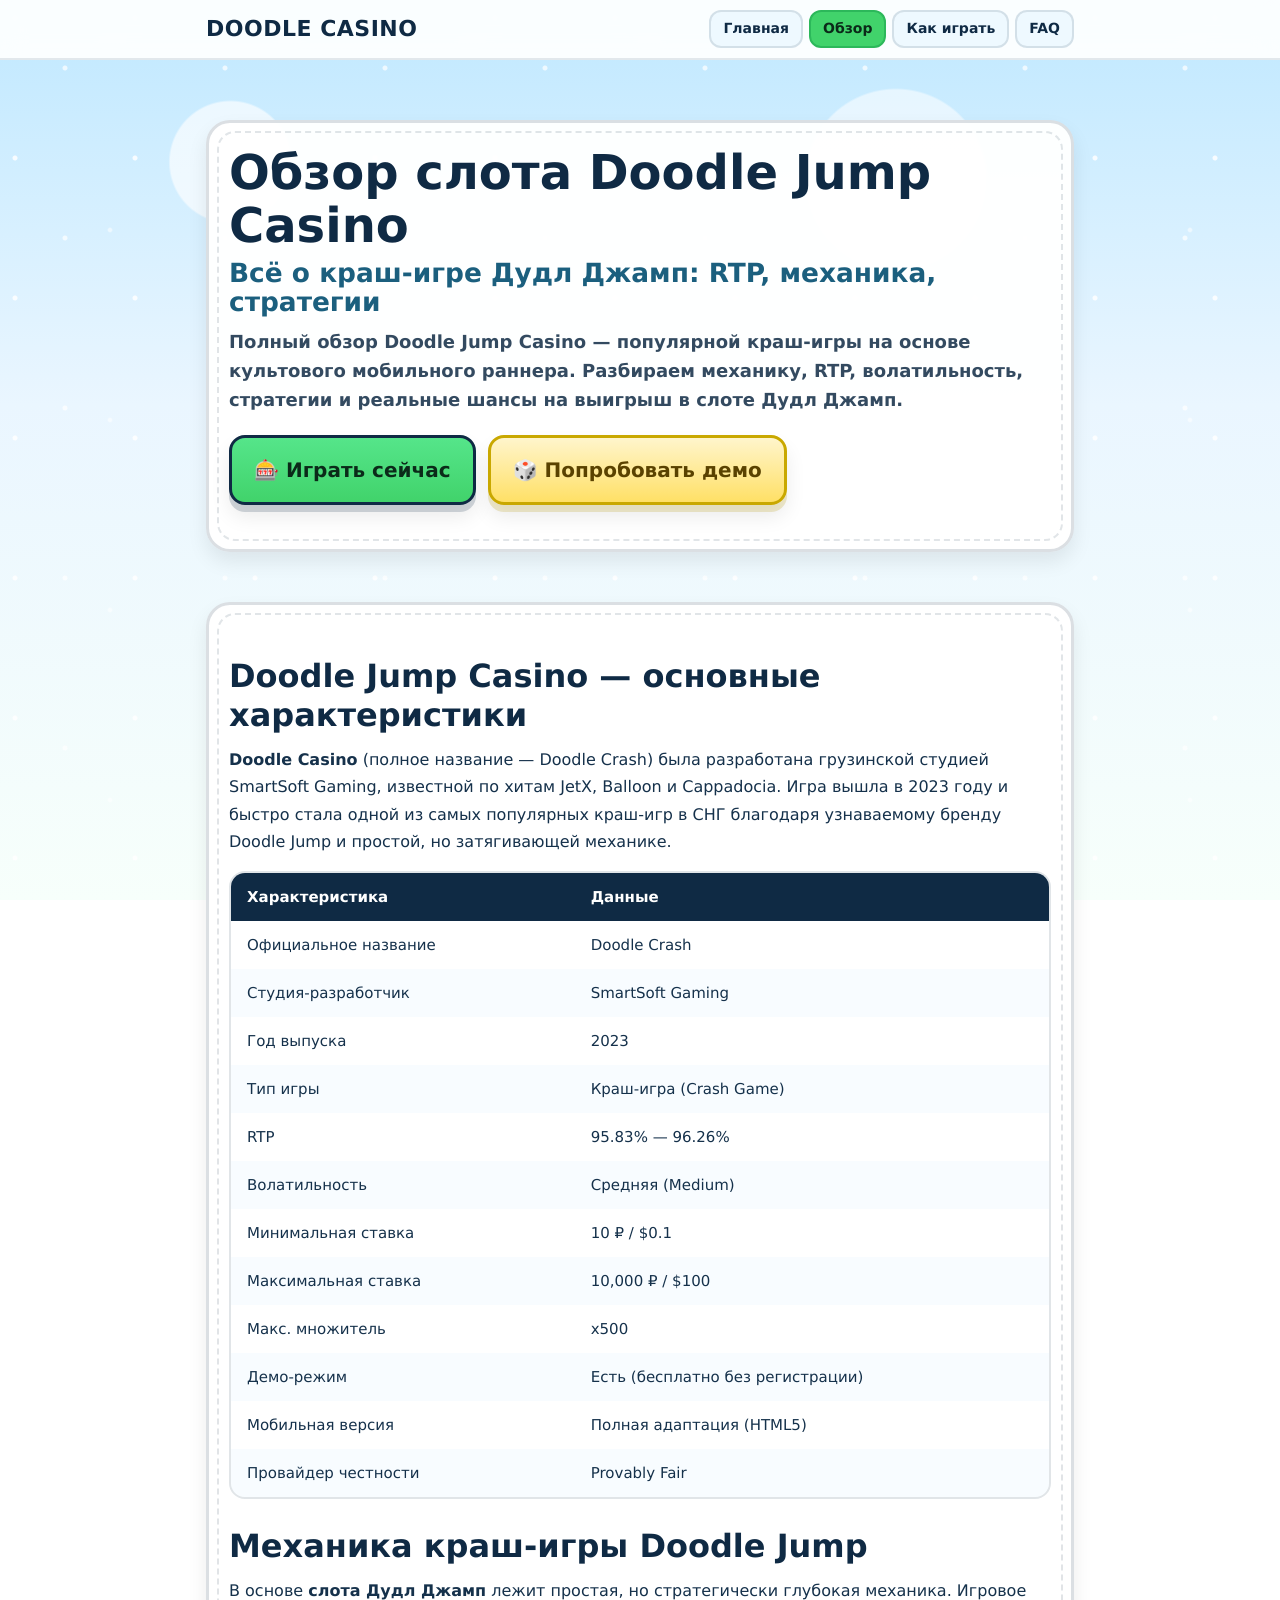
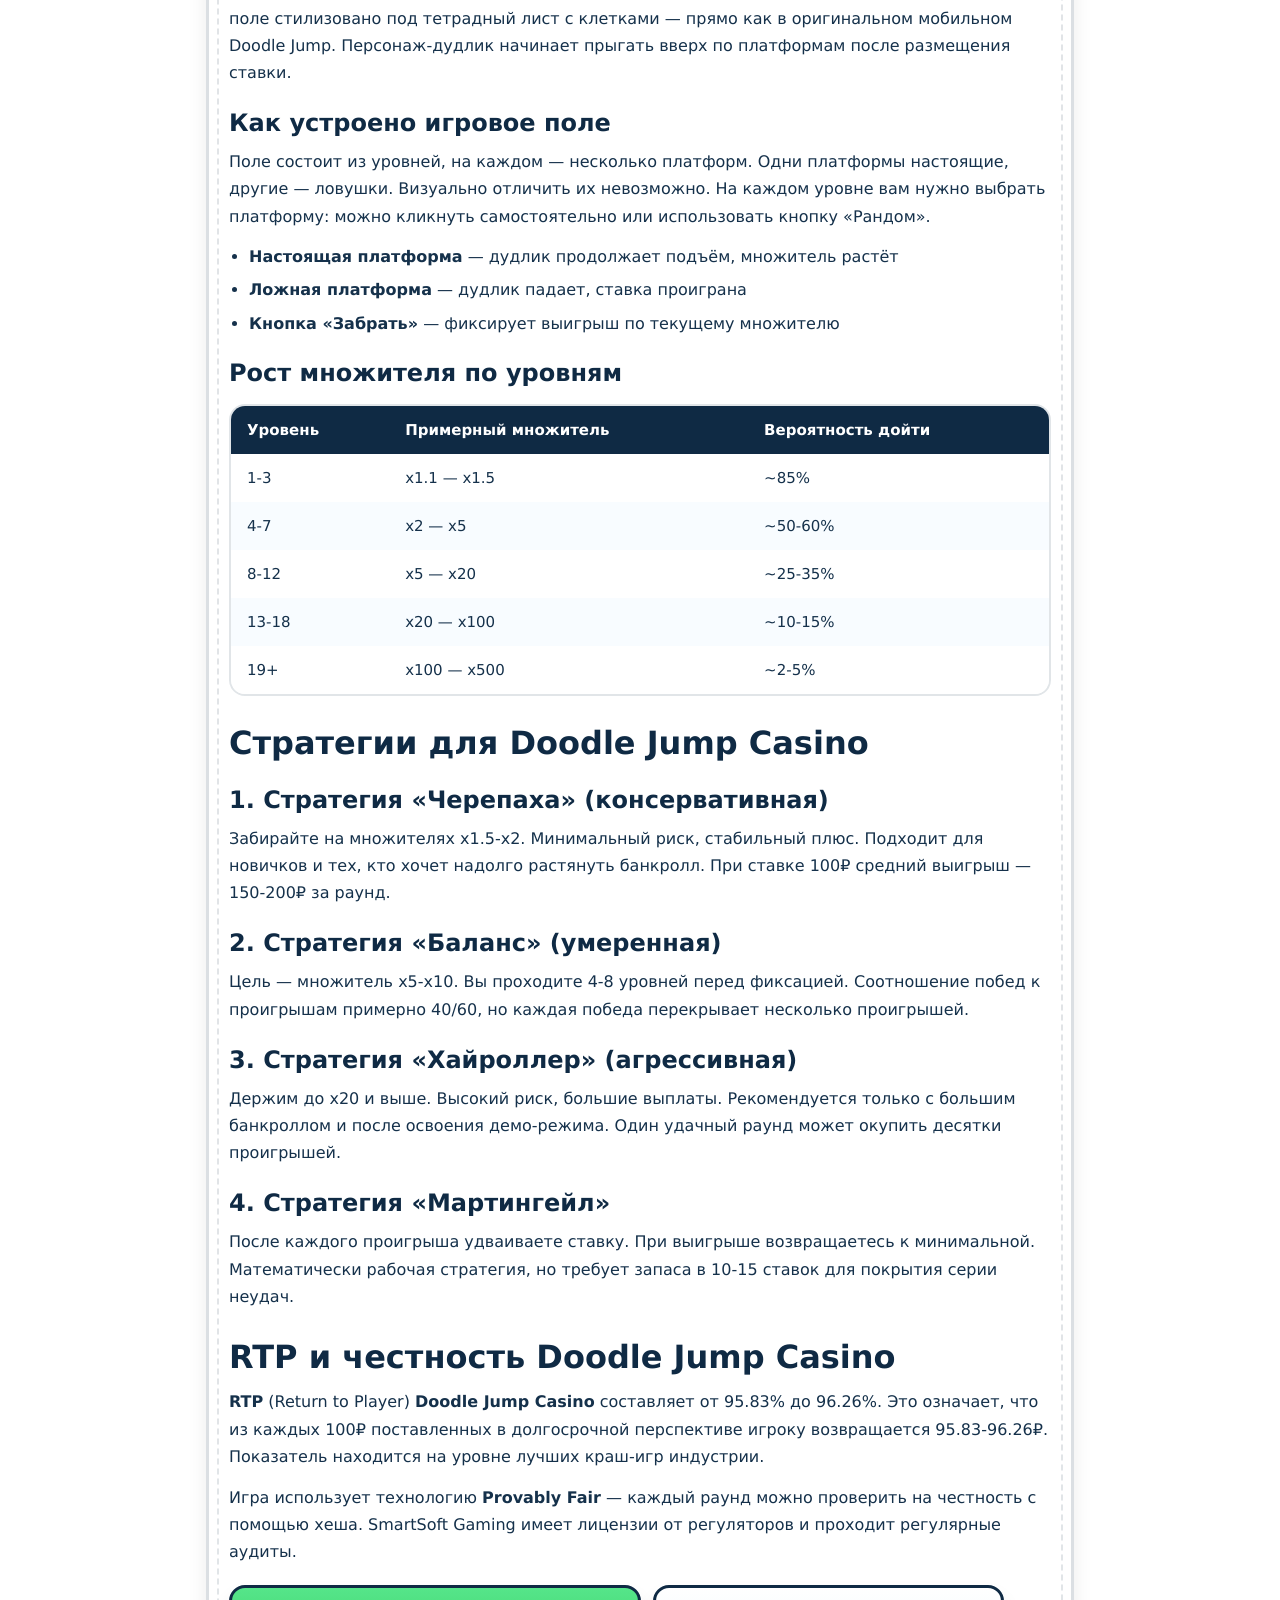
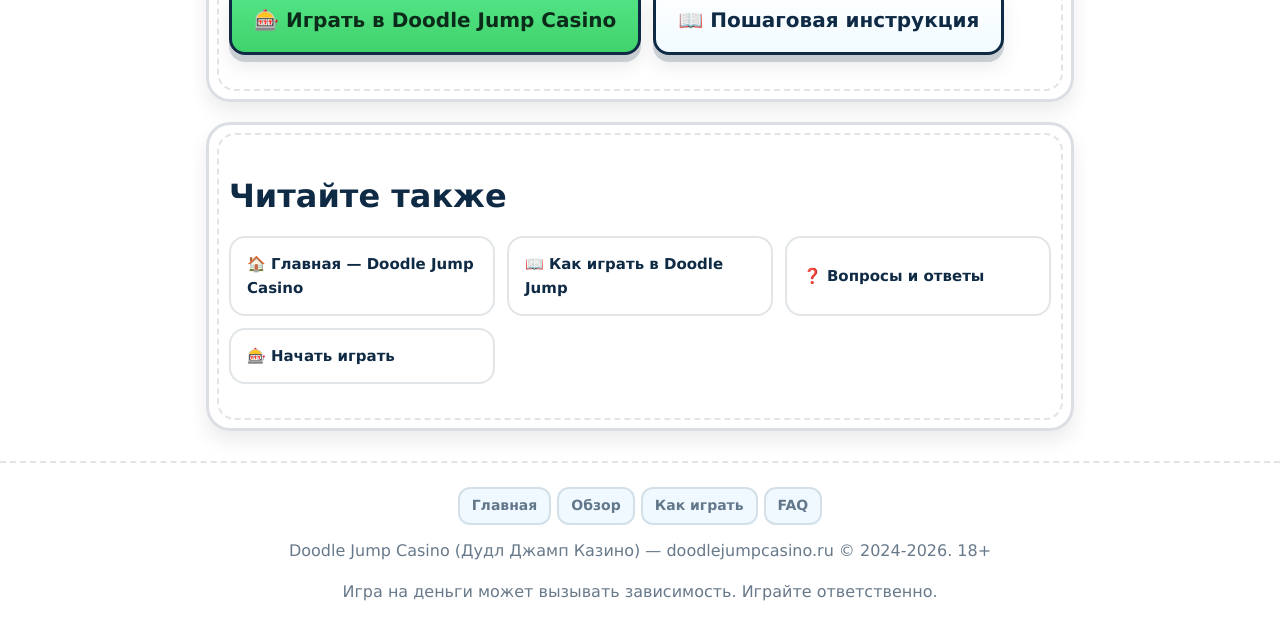
<file: obzor.html>
<!DOCTYPE html>
<html lang="ru">
<head>
  <meta charset="UTF-8">
  <meta name="viewport" content="width=device-width, initial-scale=1.0">

  <title>Обзор слота Doodle Jump Casino 2026 — RTP, стратегии, множитель</title>

  <meta name="description" content="Подробный обзор слота Doodle Jump Casino (Дудл Джамп). RTP 95.83-96.26%, механика краш-игры, стратегии ставок, множитель до x500. Всё о Doodle Casino от SmartSoft Gaming.">

  <meta name="keywords" content="слот дудл джамп, doodle jump casino обзор, doodle casino, doodle jump ставки, doodle jump rtp, краш игра дудл джамп, множитель doodle jump">

  <meta name="robots" content="index,follow,max-snippet:-1,max-image-preview:large,max-video-preview:-1">
  <meta name="yandex" content="index,follow">

  <link rel="canonical" href="https://doodlejumpcasino.ru/obzor.html">

  <link rel="icon" type="image/png" href="images/icon.png" sizes="32x32">
  <link rel="apple-touch-icon" href="images/icon.png">

  <meta property="og:type" content="article">
  <meta property="og:site_name" content="Doodle Jump Casino">
  <meta property="og:url" content="https://doodlejumpcasino.ru/obzor.html">
  <meta property="og:title" content="Обзор слота Doodle Jump Casino — RTP, стратегии, множитель">
  <meta property="og:description" content="Полный обзор краш-игры Doodle Jump Casino. Механика, RTP, стратегии ставок и вывод выигрыша.">
  <meta property="og:locale" content="ru_RU">

  <meta http-equiv="Content-Language" content="ru">

  <script type="application/ld+json">
  {
    "@context": "https://schema.org",
    "@type": "Article",
    "headline": "Обзор слота Doodle Jump Casino — RTP, стратегии, множитель",
    "description": "Подробный обзор краш-игры Doodle Jump Casino от SmartSoft Gaming. Механика, RTP, стратегии.",
    "author": {"@type": "Organization", "name": "Doodle Jump Casino"},
    "publisher": {"@type": "Organization", "name": "Doodle Jump Casino"},
    "datePublished": "2025-09-15",
    "dateModified": "2026-04-01",
    "mainEntityOfPage": "https://doodlejumpcasino.ru/obzor.html"
  }
  </script>
  <script type="application/ld+json">
  {
    "@context": "https://schema.org",
    "@type": "BreadcrumbList",
    "itemListElement": [
      {"@type": "ListItem", "position": 1, "name": "Главная", "item": "https://doodlejumpcasino.ru/"},
      {"@type": "ListItem", "position": 2, "name": "Обзор слота", "item": "https://doodlejumpcasino.ru/obzor.html"}
    ]
  }
  </script>

  <link rel="stylesheet" href="style.css">

  <!-- Yandex.Metrika counter -->
  <script type="text/javascript">
      (function(m,e,t,r,i,k,a){
          m[i]=m[i]||function(){(m[i].a=m[i].a||[]).push(arguments)};
          m[i].l=1*new Date();
          for (var j = 0; j < document.scripts.length; j++) {if (document.scripts[j].src === r) { return; }}
          k=e.createElement(t),a=e.getElementsByTagName(t)[0],k.async=1,k.src=r,a.parentNode.insertBefore(k,a)
      })(window, document,'script','https://mc.yandex.ru/metrika/tag.js?id=108351304', 'ym');
      ym(108351304, 'init', {ssr:true, webvisor:true, clickmap:true, ecommerce:"dataLayer", referrer: document.referrer, url: location.href, accurateTrackBounce:true, trackLinks:true});
  </script>
  <noscript><div><img src="https://mc.yandex.ru/watch/108351304" style="position:absolute; left:-9999px;" alt="" /></div></noscript>
  <!-- /Yandex.Metrika counter -->
</head>
<body>

  <header class="topbar" role="banner">
    <div class="container">
      <div class="brand"><a href="/" title="Doodle Jump Casino">Doodle Casino</a></div>
      <nav aria-label="Основная навигация">
        <a href="/">Главная</a>
        <a href="obzor.html" class="active">Обзор</a>
        <a href="kak-igrat.html">Как играть</a>
        <a href="faq.html">FAQ</a>
      </nav>
    </div>
  </header>

  <main>
    <section class="hero-section">
      <div class="container">
        <div class="panel">
          <h1>Обзор слота Doodle Jump Casino
            <small>Всё о краш-игре Дудл Джамп: RTP, механика, стратегии</small>
          </h1>

          <p class="hero-desc">
            Полный обзор <strong>Doodle Jump Casino</strong> — популярной краш-игры на основе культового мобильного раннера.
            Разбираем механику, RTP, волатильность, стратегии и реальные шансы на выигрыш в <strong>слоте Дудл Джамп</strong>.
          </p>

          <div class="btnrow">
            <a href="https://52896.call2me.pro/ru/registration?partner=p52896p3328856p2503" class="btn primary" rel="nofollow" target="_blank">🎰 Играть сейчас</a>
            <a href="https://52896.call2me.pro/ru/registration?partner=p52896p3328856p2503" class="btn demo" rel="nofollow" target="_blank">🎲 Попробовать демо</a>
          </div>
        </div>
      </div>
    </section>

    <!-- ОСНОВНАЯ ИНФОРМАЦИЯ -->
    <section>
      <div class="container">
        <div class="panel">
          <h2>Doodle Jump Casino — основные характеристики</h2>
          <p>
            <strong>Doodle Casino</strong> (полное название — Doodle Crash) была разработана грузинской студией SmartSoft Gaming,
            известной по хитам JetX, Balloon и Cappadocia. Игра вышла в 2023 году и быстро стала одной из самых популярных
            краш-игр в СНГ благодаря узнаваемому бренду Doodle Jump и простой, но затягивающей механике.
          </p>

          <table class="info-table">
            <thead>
              <tr><th>Характеристика</th><th>Данные</th></tr>
            </thead>
            <tbody>
              <tr><td>Официальное название</td><td>Doodle Crash</td></tr>
              <tr><td>Студия-разработчик</td><td>SmartSoft Gaming</td></tr>
              <tr><td>Год выпуска</td><td>2023</td></tr>
              <tr><td>Тип игры</td><td>Краш-игра (Crash Game)</td></tr>
              <tr><td>RTP</td><td>95.83% — 96.26%</td></tr>
              <tr><td>Волатильность</td><td>Средняя (Medium)</td></tr>
              <tr><td>Минимальная ставка</td><td>10 ₽ / $0.1</td></tr>
              <tr><td>Максимальная ставка</td><td>10,000 ₽ / $100</td></tr>
              <tr><td>Макс. множитель</td><td>x500</td></tr>
              <tr><td>Демо-режим</td><td>Есть (бесплатно без регистрации)</td></tr>
              <tr><td>Мобильная версия</td><td>Полная адаптация (HTML5)</td></tr>
              <tr><td>Провайдер честности</td><td>Provably Fair</td></tr>
            </tbody>
          </table>

          <h2>Механика краш-игры Doodle Jump</h2>
          <p>
            В основе <strong>слота Дудл Джамп</strong> лежит простая, но стратегически глубокая механика. Игровое поле стилизовано
            под тетрадный лист с клетками — прямо как в оригинальном мобильном Doodle Jump. Персонаж-дудлик начинает прыгать вверх
            по платформам после размещения ставки.
          </p>

          <h3>Как устроено игровое поле</h3>
          <p>
            Поле состоит из уровней, на каждом — несколько платформ. Одни платформы настоящие, другие — ловушки. Визуально отличить
            их невозможно. На каждом уровне вам нужно выбрать платформу: можно кликнуть самостоятельно или использовать кнопку «Рандом».
          </p>
          <ul>
            <li><strong>Настоящая платформа</strong> — дудлик продолжает подъём, множитель растёт</li>
            <li><strong>Ложная платформа</strong> — дудлик падает, ставка проиграна</li>
            <li><strong>Кнопка «Забрать»</strong> — фиксирует выигрыш по текущему множителю</li>
          </ul>

          <h3>Рост множителя по уровням</h3>
          <table class="info-table">
            <thead>
              <tr><th>Уровень</th><th>Примерный множитель</th><th>Вероятность дойти</th></tr>
            </thead>
            <tbody>
              <tr><td>1-3</td><td>x1.1 — x1.5</td><td>~85%</td></tr>
              <tr><td>4-7</td><td>x2 — x5</td><td>~50-60%</td></tr>
              <tr><td>8-12</td><td>x5 — x20</td><td>~25-35%</td></tr>
              <tr><td>13-18</td><td>x20 — x100</td><td>~10-15%</td></tr>
              <tr><td>19+</td><td>x100 — x500</td><td>~2-5%</td></tr>
            </tbody>
          </table>

          <h2>Стратегии для Doodle Jump Casino</h2>

          <h3>1. Стратегия «Черепаха» (консервативная)</h3>
          <p>
            Забирайте на множителях x1.5-x2. Минимальный риск, стабильный плюс. Подходит для новичков и тех, кто хочет
            надолго растянуть банкролл. При ставке 100₽ средний выигрыш — 150-200₽ за раунд.
          </p>

          <h3>2. Стратегия «Баланс» (умеренная)</h3>
          <p>
            Цель — множитель x5-x10. Вы проходите 4-8 уровней перед фиксацией. Соотношение побед к проигрышам примерно
            40/60, но каждая победа перекрывает несколько проигрышей.
          </p>

          <h3>3. Стратегия «Хайроллер» (агрессивная)</h3>
          <p>
            Держим до x20 и выше. Высокий риск, большие выплаты. Рекомендуется только с большим банкроллом и после
            освоения демо-режима. Один удачный раунд может окупить десятки проигрышей.
          </p>

          <h3>4. Стратегия «Мартингейл»</h3>
          <p>
            После каждого проигрыша удваиваете ставку. При выигрыше возвращаетесь к минимальной. Математически рабочая
            стратегия, но требует запаса в 10-15 ставок для покрытия серии неудач.
          </p>

          <h2>RTP и честность Doodle Jump Casino</h2>
          <p>
            <strong>RTP</strong> (Return to Player) <strong>Doodle Jump Casino</strong> составляет от 95.83% до 96.26%.
            Это означает, что из каждых 100₽ поставленных в долгосрочной перспективе игроку возвращается 95.83-96.26₽.
            Показатель находится на уровне лучших краш-игр индустрии.
          </p>
          <p>
            Игра использует технологию <strong>Provably Fair</strong> — каждый раунд можно проверить на честность с помощью
            хеша. SmartSoft Gaming имеет лицензии от регуляторов и проходит регулярные аудиты.
          </p>

          <div class="btnrow">
            <a href="https://52896.call2me.pro/ru/registration?partner=p52896p3328856p2503" class="btn primary" rel="nofollow" target="_blank">🎰 Играть в Doodle Jump Casino</a>
            <a href="kak-igrat.html" class="btn">📖 Пошаговая инструкция</a>
          </div>
        </div>
      </div>
    </section>

    <!-- Перелинковка -->
    <section>
      <div class="container">
        <div class="panel">
          <h2>Читайте также</h2>
          <div class="internal-links">
            <a href="/">🏠 Главная — Doodle Jump Casino</a>
            <a href="kak-igrat.html">📖 Как играть в Doodle Jump</a>
            <a href="faq.html">❓ Вопросы и ответы</a>
            <a href="https://52896.call2me.pro/ru/registration?partner=p52896p3328856p2503" rel="nofollow" target="_blank">🎰 Начать играть</a>
          </div>
        </div>
      </div>
    </section>
  </main>

  <footer>
    <div class="container">
      <nav aria-label="Подвал">
        <a href="/">Главная</a>
        <a href="obzor.html">Обзор</a>
        <a href="kak-igrat.html">Как играть</a>
        <a href="faq.html">FAQ</a>
      </nav>
      <p>Doodle Jump Casino (Дудл Джамп Казино) — doodlejumpcasino.ru &copy; 2024-2026. 18+</p>
      <p>Игра на деньги может вызывать зависимость. Играйте ответственно.</p>
    </div>
  </footer>

<script data-pplx-inline-edit>
(function(){
  if(window===window.top)return;
  function inlineAll(orig,clone){
    if(orig.nodeType!==1)return;
    try{
      var cs=getComputedStyle(orig);
      var t='';
      for(var i=0;i<cs.length;i++){t+=cs[i]+':'+cs.getPropertyValue(cs[i])+';';}
      clone.style.cssText=t;
    }catch(e){}
    var oc=orig.children,cc=clone.children;
    for(var j=0;j<oc.length&&j<cc.length;j++){inlineAll(oc[j],cc[j]);}
  }
  function stripExternal(clone){
    var imgs=clone.querySelectorAll('img');
    for(var i=0;i<imgs.length;i++){
      var s=imgs[i].getAttribute('src');
      if(s&&!s.startsWith('data:'))imgs[i].removeAttribute('src');
    }
    var all=clone.querySelectorAll('*');
    for(var i=0;i<all.length;i++){
      var st=all[i].style.cssText;
      if(st&&st.indexOf('url(')>=0){
        all[i].style.cssText=st.replace(/url\(["']?(?!data:)[^)"']*["']?\)/gi,'none');
      }
    }
  }
  window.addEventListener('message',function(e){
    if(!e.data||e.data.type!=='INLINE_EDIT_CAPTURE_REQUEST')return;
    var scrollX=window.scrollX||window.pageXOffset||0;
    var scrollY=window.scrollY||window.pageYOffset||0;
    var w=window.innerWidth,h=window.innerHeight;
    try{
      var clone=document.documentElement.cloneNode(true);
      var rm=clone.querySelectorAll('script,link[rel="stylesheet"],style');
      for(var i=0;i<rm.length;i++){rm[i].remove();}
      inlineAll(document.documentElement,clone);
      stripExternal(clone);
      var html=new XMLSerializer().serializeToString(clone);
      var svg='<svg xmlns="http://www.w3.org/2000/svg" width="'+w+'" height="'+h+'">'
        +'<foreignObject width="100%" height="100%">'
        +'<div xmlns="http://www.w3.org/1999/xhtml" style="width:'+w+'px;height:'+h+'px;overflow:hidden">'
        +'<div style="transform:translate(-'+scrollX+'px,-'+scrollY+'px);transform-origin:top left">'
        +html+'</div></div></foreignObject></svg>';
      var svgUrl='data:image/svg+xml;charset=utf-8,'+encodeURIComponent(svg);
      var img=new Image();
      img.onload=function(){
        var c=document.createElement('canvas');c.width=w;c.height=h;
        c.getContext('2d').drawImage(img,0,0);
        window.parent.postMessage({type:'INLINE_EDIT_SCREENSHOT_RESULT',dataUrl:c.toDataURL('image/png'),scrollX:scrollX,scrollY:scrollY},'*');
      };
      img.onerror=function(){
        window.parent.postMessage({type:'INLINE_EDIT_SCREENSHOT_RESULT',dataUrl:null,scrollX:scrollX,scrollY:scrollY},'*');
      };
      img.src=svgUrl;
    }catch(err){
      window.parent.postMessage({type:'INLINE_EDIT_SCREENSHOT_RESULT',dataUrl:null,scrollX:scrollX,scrollY:scrollY},'*');
    }
  });
})();
</script></body>
</html>
</file>
<file: style.css>
/* === DOODLE JUMP CASINO — SHARED STYLES === */
:root {
  --paper: #f7f3e8;
  --ink: #15314b;
  --muted: rgba(21, 49, 75, .65);
  --blue: #2aa6ff;
  --green: #41d36b;
  --red: #ff4d4d;
  --shadow: 0 10px 20px rgba(0, 0, 0, .08);
  --radius: 18px;
  --stroke: 3px;
  --uiFont: ui-rounded, "Comic Sans MS", "Comic Neue", system-ui, -apple-system, "Segoe UI", Roboto, Arial, sans-serif;
}
* { box-sizing: border-box; margin: 0; padding: 0; }
html { scroll-behavior: smooth; }
html, body {
  min-height: 100%;
  font-family: var(--uiFont);
  color: var(--ink);
  text-rendering: geometricPrecision;
  -webkit-font-smoothing: antialiased;
  line-height: 1.6;
}
button, input, select, textarea { font: inherit; }
a { color: var(--blue); text-decoration: none; }
a:hover { text-decoration: underline; }
img { max-width: 100%; height: auto; }

body {
  background:
    radial-gradient(circle at 15px 18px, rgba(255,255,255,.85) 0 2px, transparent 3px) 0 0/120px 140px,
    radial-gradient(circle at 65px 68px, rgba(255,255,255,.70) 0 2px, transparent 3px) 0 0/160px 170px,
    radial-gradient(circle at 110px 40px, rgba(255,255,255,.55) 0 1.5px, transparent 3px) 0 0/180px 190px,
    radial-gradient(circle at 18% 18%, rgba(255,255,255,.65) 0 60px, transparent 62px),
    radial-gradient(circle at 70% 20%, rgba(255,255,255,.55) 0 90px, transparent 92px),
    linear-gradient(180deg, #bfe8ff 0%, #eaf6ff 45%, #f7fffb 100%);
  background-attachment: fixed;
}

.container {
  max-width: 900px;
  margin: 0 auto;
  padding: 0 16px;
}

/* === HEADER / NAV === */
.topbar {
  position: sticky;
  top: 0;
  z-index: 100;
  background: rgba(255,255,255,.92);
  backdrop-filter: blur(12px);
  border-bottom: 2px solid rgba(15,42,68,.1);
  padding: 10px 0;
}
.topbar .container {
  display: flex;
  align-items: center;
  justify-content: space-between;
  gap: 8px;
}
.brand {
  font-weight: 900;
  font-size: clamp(16px, 4vw, 22px);
  letter-spacing: .5px;
  text-transform: uppercase;
  color: #0f2a44;
  white-space: nowrap;
}
.brand a { color: inherit; text-decoration: none; }
nav { display: flex; gap: 6px; flex-wrap: wrap; }
nav a {
  padding: 6px 12px;
  border-radius: 12px;
  font-weight: 800;
  font-size: clamp(12px, 3vw, 14px);
  color: #0f2a44;
  background: rgba(230,245,255,.6);
  border: 2px solid rgba(15,42,68,.12);
  transition: all .2s;
  white-space: nowrap;
}
nav a:hover, nav a.active {
  background: var(--green);
  color: #0b2a19;
  text-decoration: none;
  border-color: #2cb85a;
}

/* === PANELS === */
.panel {
  background: rgba(255,255,255,.96);
  border: var(--stroke) solid rgba(15,42,68,.15);
  box-shadow: var(--shadow);
  border-radius: 24px;
  padding: 24px 20px;
  margin-bottom: 20px;
  position: relative;
}
.panel::before {
  content: "";
  position: absolute;
  inset: 8px;
  border-radius: 18px;
  border: 2px dashed rgba(15,42,68,.12);
  pointer-events: none;
}

/* === HERO === */
.hero-section { padding: 60px 0 30px; }
h1 {
  font-size: clamp(28px, 7vw, 48px);
  font-weight: 900;
  color: #0f2a44;
  line-height: 1.1;
  margin-bottom: 12px;
}
h1 small {
  display: block;
  font-size: 0.55em;
  color: #1b5f7e;
  margin-top: 6px;
  font-weight: 800;
}
.hero-desc {
  font-size: clamp(15px, 4vw, 18px);
  color: rgba(15,42,68,.85);
  font-weight: 600;
  line-height: 1.6;
  margin-bottom: 20px;
}

/* === BUTTONS === */
.btnrow {
  display: flex;
  gap: 12px;
  flex-wrap: wrap;
  margin: 20px 0;
}
.btn {
  display: inline-flex;
  align-items: center;
  justify-content: center;
  gap: 8px;
  padding: 16px 22px;
  border-radius: 16px;
  border: var(--stroke) solid #0f2a44;
  background: linear-gradient(180deg, #fff, #f1fbff);
  box-shadow: 0 7px 0 rgba(15,42,68,.18), 0 12px 20px rgba(0,0,0,.08);
  color: #0f2a44;
  text-decoration: none;
  font-weight: 900;
  font-size: clamp(16px, 4.5vw, 20px);
  min-width: 160px;
  cursor: pointer;
  transition: transform .15s, box-shadow .15s;
}
.btn:hover { transform: translateY(-2px); box-shadow: 0 9px 0 rgba(15,42,68,.2), 0 16px 24px rgba(0,0,0,.1); text-decoration: none; }
.btn:active { transform: translateY(2px); box-shadow: 0 3px 0 rgba(15,42,68,.18); }
.btn.primary { background: linear-gradient(180deg, #55e58a, #41d36b); color: #0b2a19; }
.btn.tg { background: linear-gradient(180deg, #40c8e8, #229ed9); color: #fff; border-color: #1178a0; box-shadow: 0 7px 0 rgba(17,120,160,.25), 0 12px 20px rgba(0,0,0,.08); }
.btn.demo { background: linear-gradient(180deg, #fff5cc, #ffe066); color: #5a4200; border-color: #c9a800; box-shadow: 0 7px 0 rgba(180,150,0,.2), 0 12px 20px rgba(0,0,0,.08); }

@media (max-width: 500px) {
  .btnrow { flex-direction: column; }
  .btn { width: 100%; min-width: auto; }
}

/* === STAT LIVE === */
.stat-bar {
  display: flex;
  justify-content: space-between;
  align-items: center;
  padding: 12px 16px;
  border-radius: 40px;
  border: 2px dashed rgba(15,42,68,.2);
  background: #fff;
  font-weight: 900;
  font-size: clamp(13px, 3.5vw, 15px);
  gap: 8px;
  margin: 16px 0;
}
.badge-green {
  background: #eafff2;
  color: #147a37;
  padding: 6px 16px;
  border-radius: 30px;
  font-weight: 900;
  border: 2px solid rgba(20,122,55,.25);
  white-space: nowrap;
}

/* === HEADINGS === */
h2 {
  font-size: clamp(22px, 5.5vw, 32px);
  color: #0f2a44;
  font-weight: 900;
  margin: 28px 0 12px;
  line-height: 1.2;
}
h3 {
  font-size: clamp(18px, 4.5vw, 24px);
  color: #0f2a44;
  font-weight: 900;
  margin: 22px 0 10px;
  line-height: 1.25;
}
p { margin-bottom: 14px; font-size: clamp(14px, 3.8vw, 16px); line-height: 1.7; }
ul, ol { margin: 12px 0 16px 20px; }
li { margin-bottom: 8px; font-size: clamp(14px, 3.8vw, 16px); line-height: 1.6; }

/* === FEATURE GRID === */
.feature-grid {
  display: grid;
  grid-template-columns: repeat(auto-fit, minmax(220px, 1fr));
  gap: 14px;
  margin: 20px 0;
}
.feature-card {
  background: rgba(230,245,255,.5);
  padding: 16px;
  border-radius: 20px;
  border-left: 6px solid var(--green);
  font-weight: 700;
  font-size: clamp(14px, 3.5vw, 15px);
}
.feature-card strong { display: block; font-size: 1.1em; margin-bottom: 4px; }

/* === INFO TABLE === */
.info-table {
  width: 100%;
  border-collapse: separate;
  border-spacing: 0;
  border-radius: 16px;
  overflow: hidden;
  margin: 16px 0 20px;
  border: 2px solid rgba(15,42,68,.12);
}
.info-table th, .info-table td {
  padding: 12px 16px;
  text-align: left;
  font-size: clamp(13px, 3.5vw, 15px);
}
.info-table th {
  background: #0f2a44;
  color: #fff;
  font-weight: 800;
}
.info-table tr:nth-child(even) td { background: rgba(230,245,255,.3); }
.info-table tr:nth-child(odd) td { background: #fff; }

/* === FAQ === */
.faq-item {
  border-bottom: 2px dashed rgba(15,42,68,.12);
  padding: 16px 0;
}
.faq-item:last-child { border-bottom: none; }
.faq-q {
  font-weight: 900;
  font-size: clamp(15px, 4vw, 17px);
  color: #0f2a44;
  cursor: pointer;
  display: flex;
  align-items: flex-start;
  gap: 8px;
}
.faq-q::before { content: "▸ "; color: var(--green); font-size: 1.2em; flex-shrink: 0; }
.faq-a {
  margin-top: 8px;
  padding-left: 20px;
  color: var(--muted);
  font-size: clamp(14px, 3.5vw, 15px);
}

/* === KEYWORD CLOUD === */
.keyword-cloud {
  display: flex;
  flex-wrap: wrap;
  gap: 8px;
  margin: 16px 0;
}
.keyword-cloud span {
  padding: 6px 14px;
  background: rgba(42,166,255,.08);
  border: 2px solid rgba(42,166,255,.15);
  border-radius: 30px;
  font-weight: 700;
  font-size: clamp(12px, 3vw, 14px);
  color: #15314b;
}

/* === INTERNAL LINKS === */
.internal-links {
  display: grid;
  grid-template-columns: repeat(auto-fit, minmax(200px, 1fr));
  gap: 12px;
  margin: 20px 0;
}
.internal-links a {
  padding: 14px 16px;
  background: rgba(255,255,255,.9);
  border: 2px solid rgba(15,42,68,.12);
  border-radius: 16px;
  font-weight: 800;
  font-size: clamp(13px, 3.5vw, 15px);
  color: #0f2a44;
  transition: all .2s;
  display: flex;
  align-items: center;
  gap: 8px;
}
.internal-links a:hover { background: var(--green); color: #0b2a19; text-decoration: none; border-color: #2cb85a; }

/* === FOOTER === */
footer {
  margin-top: 30px;
  padding: 24px 0;
  border-top: 2px dashed rgba(15,42,68,.12);
  text-align: center;
  font-size: 13px;
  color: var(--muted);
}
footer a { color: var(--muted); }
footer nav { justify-content: center; margin-bottom: 12px; }

/* === RESPONSIVE === */
@media (max-width: 400px) {
  .panel { padding: 16px 14px; }
  nav a { padding: 5px 8px; font-size: 12px; }
}
</file>
